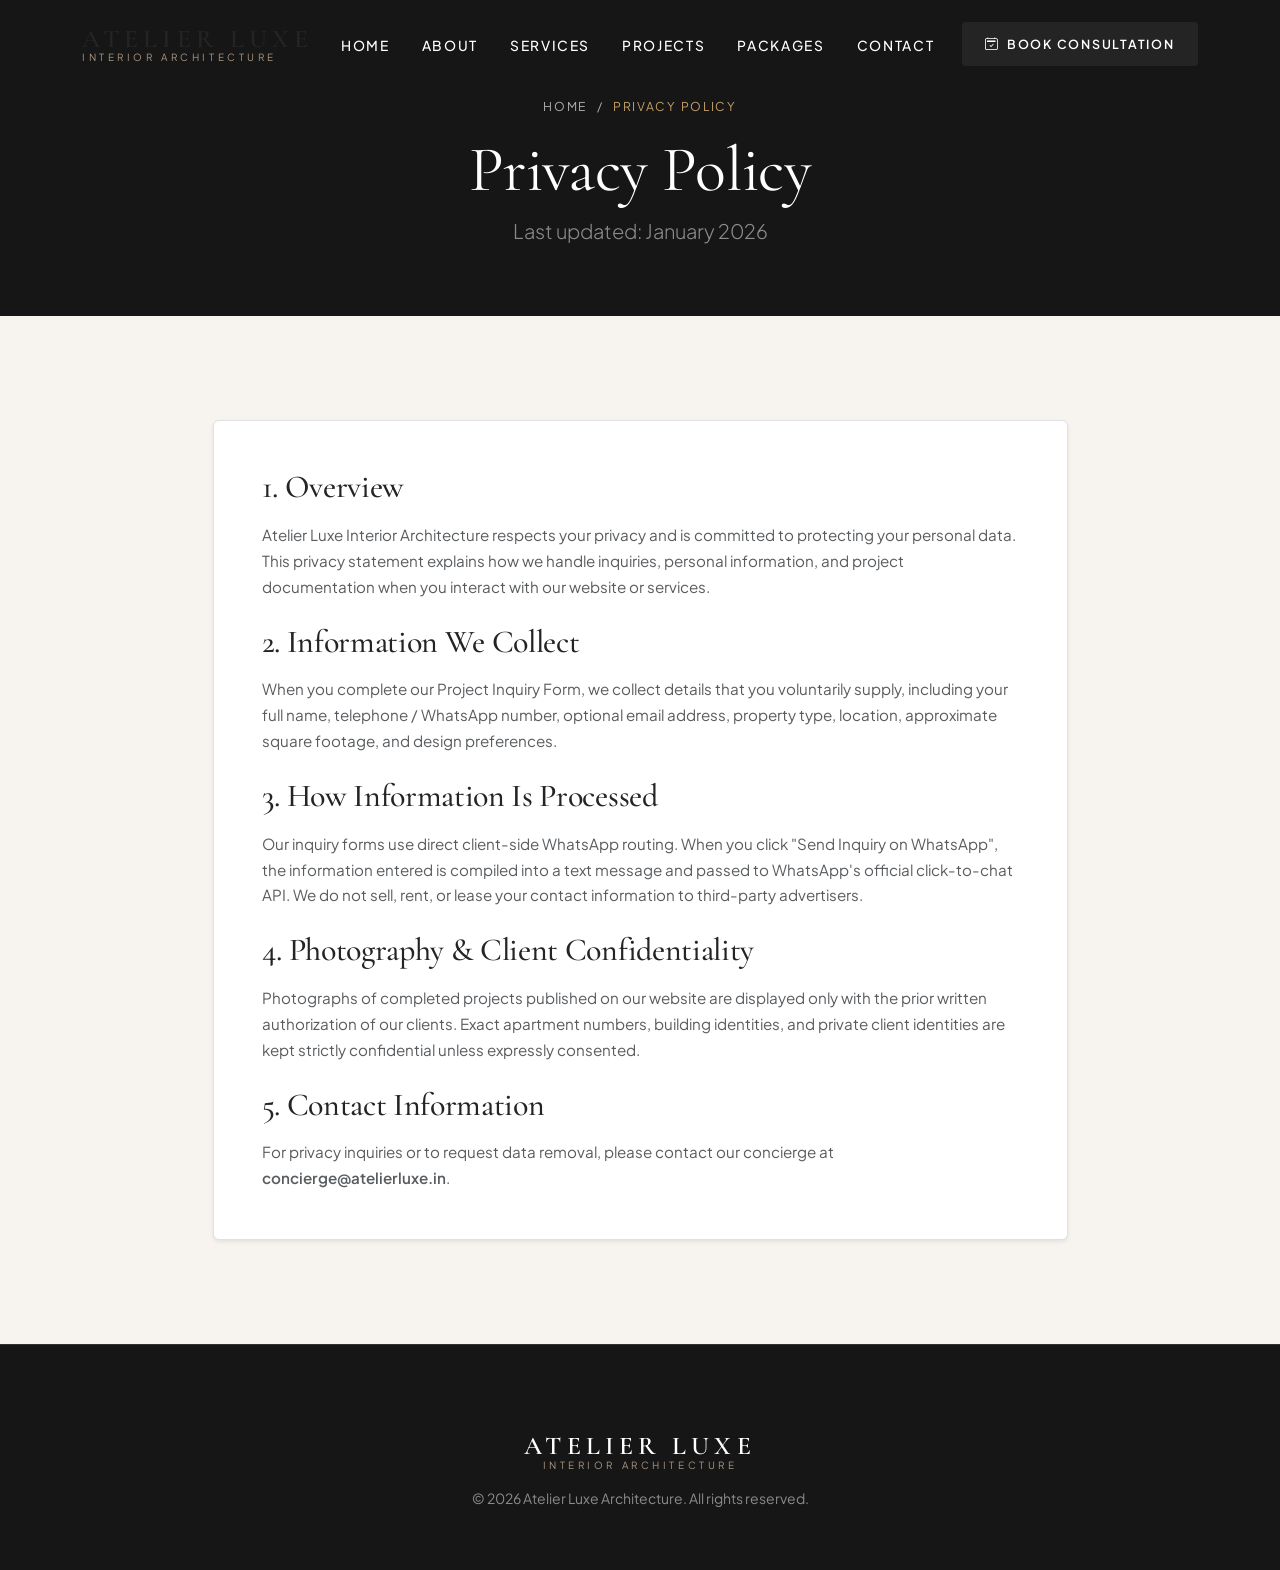
<file: privacy-policy.html>
<!DOCTYPE html>
<html lang="en">
<head>
  <meta charset="UTF-8">
  <meta name="viewport" content="width=device-width, initial-scale=1.0">
  <title>Privacy Policy | ATELIER LUXE Interior Architecture</title>
  <meta name="description" content="Privacy Policy for Atelier Luxe Interior Architecture. How we collect, handle, and protect client consultation information.">
  <link rel="canonical" href="https://www.atelierluxe.in/privacy-policy.html">

  <link rel="preconnect" href="https://fonts.googleapis.com">
  <link rel="preconnect" href="https://fonts.gstatic.com" crossorigin>
  <link href="https://fonts.googleapis.com/css2?family=Cormorant+Garamond:ital,wght@0,300;0,400;0,500;0,600;1,400&family=Playfair+Display:ital,wght@0,400;0,500;0,600;1,400&family=Plus+Jakarta+Sans:wght@300;400;500;600;700&display=swap" rel="stylesheet">

  <link href="https://cdn.jsdelivr.net/npm/bootstrap@5.3.3/dist/css/bootstrap.min.css" rel="stylesheet">
  <link rel="stylesheet" href="https://cdn.jsdelivr.net/npm/bootstrap-icons@1.11.3/font/bootstrap-icons.min.css">

  <link rel="stylesheet" href="css/style.css">
  <link rel="stylesheet" href="css/animations.css">
  <link rel="stylesheet" href="css/responsive.css">
</head>
<body>

  <!-- Site Header -->
  <header class="site-header header-scrolled">
    <div class="container d-flex align-items-center justify-content-between">
      <a href="index.html" class="brand-logo text-decoration-none">
        <span class="brand-main">ATELIER LUXE</span>
        <span class="brand-sub">INTERIOR ARCHITECTURE</span>
      </a>

      <nav aria-label="Main Navigation">
        <ul class="nav-menu">
          <li><a href="index.html" class="nav-link-custom">Home</a></li>
          <li><a href="about.html" class="nav-link-custom">About</a></li>
          <li><a href="services.html" class="nav-link-custom">Services</a></li>
          <li><a href="portfolio.html" class="nav-link-custom">Projects</a></li>
          <li><a href="packages.html" class="nav-link-custom">Packages</a></li>
          <li><a href="contact.html" class="nav-link-custom">Contact</a></li>
        </ul>
      </nav>

      <div class="header-actions">
        <a href="contact.html#inquiry-section" class="btn-header-cta">
          <i class="bi bi-calendar2-check"></i> Book Consultation
        </a>
      </div>
    </div>
  </header>

  <!-- Page Banner -->
  <section class="page-banner py-5">
    <div class="container text-center pt-5">
      <div class="breadcrumb-custom justify-content-center">
        <a href="index.html">Home</a>
        <span>/</span>
        <span class="active">Privacy Policy</span>
      </div>
      <h1 class="h1 font-serif text-white mb-2">Privacy Policy</h1>
      <p class="lead text-white-50">Last updated: January 2026</p>
    </div>
  </section>

  <!-- Legal Body -->
  <section class="section-padding bg-warm-ivory">
    <div class="container">
      <div class="row justify-content-center">
        <div class="col-lg-9 bg-white p-5 border rounded shadow-sm">
          <h3 class="font-serif mb-3">1. Overview</h3>
          <p class="text-muted">
            Atelier Luxe Interior Architecture respects your privacy and is committed to protecting your personal data. This privacy statement explains how we handle inquiries, personal information, and project documentation when you interact with our website or services.
          </p>

          <h3 class="font-serif mb-3 mt-4">2. Information We Collect</h3>
          <p class="text-muted">
            When you complete our Project Inquiry Form, we collect details that you voluntarily supply, including your full name, telephone / WhatsApp number, optional email address, property type, location, approximate square footage, and design preferences.
          </p>

          <h3 class="font-serif mb-3 mt-4">3. How Information Is Processed</h3>
          <p class="text-muted">
            Our inquiry forms use direct client-side WhatsApp routing. When you click "Send Inquiry on WhatsApp", the information entered is compiled into a text message and passed to WhatsApp's official click-to-chat API. We do not sell, rent, or lease your contact information to third-party advertisers.
          </p>

          <h3 class="font-serif mb-3 mt-4">4. Photography & Client Confidentiality</h3>
          <p class="text-muted">
            Photographs of completed projects published on our website are displayed only with the prior written authorization of our clients. Exact apartment numbers, building identities, and private client identities are kept strictly confidential unless expressly consented.
          </p>

          <h3 class="font-serif mb-3 mt-4">5. Contact Information</h3>
          <p class="text-muted mb-0">
            For privacy inquiries or to request data removal, please contact our concierge at <a href="mailto:concierge@atelierluxe.in" class="business-email-link fw-semibold">concierge@atelierluxe.in</a>.
          </p>
        </div>
      </div>
    </div>
  </section>

  <!-- Footer -->
  <footer class="site-footer">
    <div class="container text-center">
      <div class="brand-logo mb-3 justify-content-center">
        <span class="brand-main text-white">ATELIER LUXE</span>
        <span class="brand-sub text-gold">INTERIOR ARCHITECTURE</span>
      </div>
      <p class="small text-white-50">
        © <span class="current-year">2026</span> Atelier Luxe Architecture. All rights reserved.
      </p>
    </div>
  </footer>

  <script src="https://cdn.jsdelivr.net/npm/bootstrap@5.3.3/dist/js/bootstrap.bundle.min.js"></script>
  <script src="js/config.js"></script>
  <script src="js/main.js"></script>
</body>
</html>
</file>
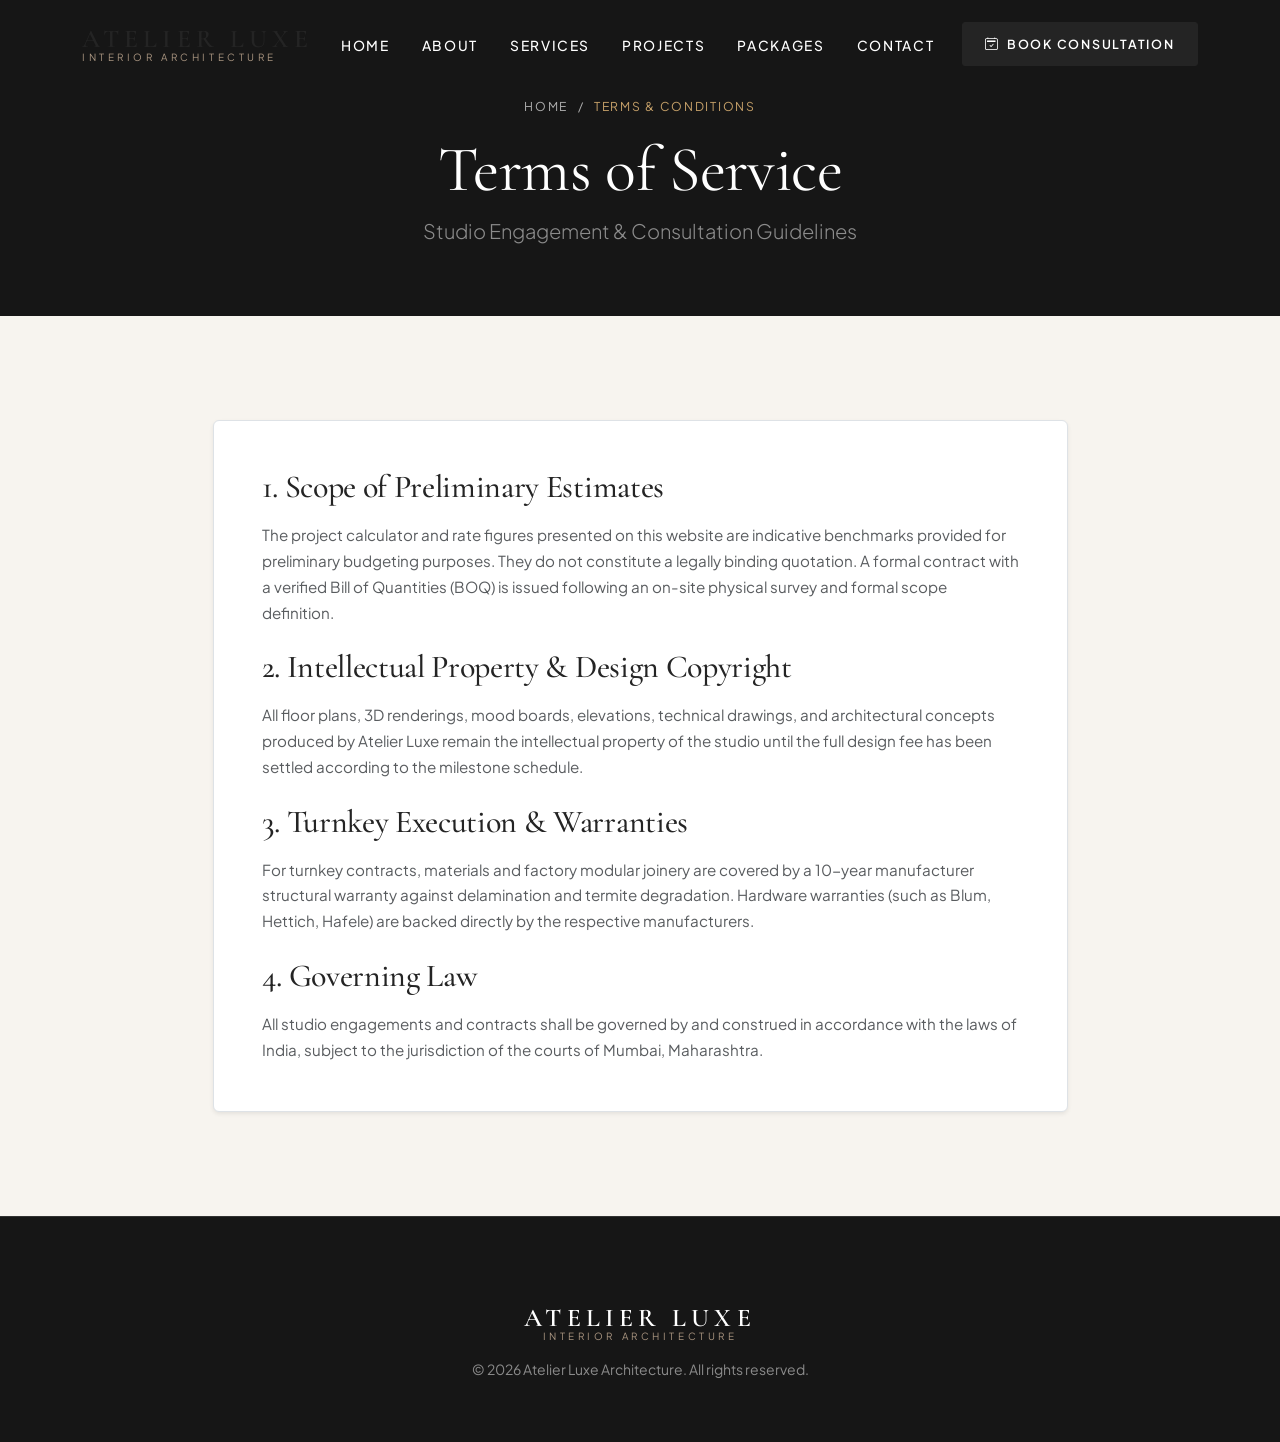
<file: terms.html>
<!DOCTYPE html>
<html lang="en">
<head>
  <meta charset="UTF-8">
  <meta name="viewport" content="width=device-width, initial-scale=1.0">
  <title>Terms & Conditions | ATELIER LUXE Interior Architecture</title>
  <meta name="description" content="Terms of service and engagement conditions for Atelier Luxe interior architecture and consulting.">
  <link rel="canonical" href="https://www.atelierluxe.in/terms.html">

  <link rel="preconnect" href="https://fonts.googleapis.com">
  <link rel="preconnect" href="https://fonts.gstatic.com" crossorigin>
  <link href="https://fonts.googleapis.com/css2?family=Cormorant+Garamond:ital,wght@0,300;0,400;0,500;0,600;1,400&family=Playfair+Display:ital,wght@0,400;0,500;0,600;1,400&family=Plus+Jakarta+Sans:wght@300;400;500;600;700&display=swap" rel="stylesheet">

  <link href="https://cdn.jsdelivr.net/npm/bootstrap@5.3.3/dist/css/bootstrap.min.css" rel="stylesheet">
  <link rel="stylesheet" href="https://cdn.jsdelivr.net/npm/bootstrap-icons@1.11.3/font/bootstrap-icons.min.css">

  <link rel="stylesheet" href="css/style.css">
  <link rel="stylesheet" href="css/animations.css">
  <link rel="stylesheet" href="css/responsive.css">
</head>
<body>

  <!-- Site Header -->
  <header class="site-header header-scrolled">
    <div class="container d-flex align-items-center justify-content-between">
      <a href="index.html" class="brand-logo text-decoration-none">
        <span class="brand-main">ATELIER LUXE</span>
        <span class="brand-sub">INTERIOR ARCHITECTURE</span>
      </a>

      <nav aria-label="Main Navigation">
        <ul class="nav-menu">
          <li><a href="index.html" class="nav-link-custom">Home</a></li>
          <li><a href="about.html" class="nav-link-custom">About</a></li>
          <li><a href="services.html" class="nav-link-custom">Services</a></li>
          <li><a href="portfolio.html" class="nav-link-custom">Projects</a></li>
          <li><a href="packages.html" class="nav-link-custom">Packages</a></li>
          <li><a href="contact.html" class="nav-link-custom">Contact</a></li>
        </ul>
      </nav>

      <div class="header-actions">
        <a href="contact.html#inquiry-section" class="btn-header-cta">
          <i class="bi bi-calendar2-check"></i> Book Consultation
        </a>
      </div>
    </div>
  </header>

  <!-- Page Banner -->
  <section class="page-banner py-5">
    <div class="container text-center pt-5">
      <div class="breadcrumb-custom justify-content-center">
        <a href="index.html">Home</a>
        <span>/</span>
        <span class="active">Terms & Conditions</span>
      </div>
      <h1 class="h1 font-serif text-white mb-2">Terms of Service</h1>
      <p class="lead text-white-50">Studio Engagement & Consultation Guidelines</p>
    </div>
  </section>

  <!-- Terms Body -->
  <section class="section-padding bg-warm-ivory">
    <div class="container">
      <div class="row justify-content-center">
        <div class="col-lg-9 bg-white p-5 border rounded shadow-sm">
          <h3 class="font-serif mb-3">1. Scope of Preliminary Estimates</h3>
          <p class="text-muted">
            The project calculator and rate figures presented on this website are indicative benchmarks provided for preliminary budgeting purposes. They do not constitute a legally binding quotation. A formal contract with a verified Bill of Quantities (BOQ) is issued following an on-site physical survey and formal scope definition.
          </p>

          <h3 class="font-serif mb-3 mt-4">2. Intellectual Property & Design Copyright</h3>
          <p class="text-muted">
            All floor plans, 3D renderings, mood boards, elevations, technical drawings, and architectural concepts produced by Atelier Luxe remain the intellectual property of the studio until the full design fee has been settled according to the milestone schedule.
          </p>

          <h3 class="font-serif mb-3 mt-4">3. Turnkey Execution & Warranties</h3>
          <p class="text-muted">
            For turnkey contracts, materials and factory modular joinery are covered by a 10-year manufacturer structural warranty against delamination and termite degradation. Hardware warranties (such as Blum, Hettich, Hafele) are backed directly by the respective manufacturers.
          </p>

          <h3 class="font-serif mb-3 mt-4">4. Governing Law</h3>
          <p class="text-muted mb-0">
            All studio engagements and contracts shall be governed by and construed in accordance with the laws of India, subject to the jurisdiction of the courts of Mumbai, Maharashtra.
          </p>
        </div>
      </div>
    </div>
  </section>

  <!-- Footer -->
  <footer class="site-footer">
    <div class="container text-center">
      <div class="brand-logo mb-3 justify-content-center">
        <span class="brand-main text-white">ATELIER LUXE</span>
        <span class="brand-sub text-gold">INTERIOR ARCHITECTURE</span>
      </div>
      <p class="small text-white-50">
        © <span class="current-year">2026</span> Atelier Luxe Architecture. All rights reserved.
      </p>
    </div>
  </footer>

  <script src="https://cdn.jsdelivr.net/npm/bootstrap@5.3.3/dist/js/bootstrap.bundle.min.js"></script>
  <script src="js/config.js"></script>
  <script src="js/main.js"></script>
</body>
</html>
</file>
<file: css/style.css>
/* =====================================================================
   ATELIER LUXE INTERIORS - CORE DESIGN SYSTEM & STYLES (style.css)
   Aesthetic: Contemporary Warm Editorial Architecture & Quiet Luxury
   ===================================================================== */

:root {
  /* Color Palette */
  --color-warm-ivory: #F7F4EF;
  --color-pure-white: #FFFFFF;
  --color-soft-beige: #E8DFD3;
  --color-charcoal: #242424;
  --color-charcoal-deep: #161616;
  --color-charcoal-light: #333333;
  --color-warm-taupe: #A99580;
  --color-taupe-light: #D9CEBF;
  --color-muted-olive: #777968;
  --color-light-grey: #EAE7E2;
  --color-border-subtle: rgba(36, 36, 36, 0.08);
  --color-border-dark: rgba(255, 255, 255, 0.12);
  --color-gold-accent: #C49F68;
  --color-gold-light: #E0C7A6;

  /* Typography */
  --font-serif: 'Cormorant Garamond', Georgia, serif;
  --font-display: 'Playfair Display', Georgia, serif;
  --font-sans: 'Plus Jakarta Sans', 'Inter', -apple-system, BlinkMacSystemFont, "Segoe UI", Roboto, sans-serif;

  /* Spacing Scale */
  --space-xs: 0.5rem;
  --space-sm: 1rem;
  --space-md: 1.75rem;
  --space-lg: 3rem;
  --space-xl: 5rem;
  --space-2xl: 8rem;

  /* Transitions */
  --transition-fast: 0.25s cubic-bezier(0.16, 1, 0.3, 1);
  --transition-smooth: 0.45s cubic-bezier(0.16, 1, 0.3, 1);
  --transition-slow: 0.8s cubic-bezier(0.16, 1, 0.3, 1);

  /* Shadows */
  --shadow-subtle: 0 4px 20px rgba(0, 0, 0, 0.04);
  --shadow-card: 0 12px 36px rgba(0, 0, 0, 0.06);
  --shadow-elevated: 0 24px 60px rgba(0, 0, 0, 0.12);
  --shadow-dark: 0 20px 50px rgba(0, 0, 0, 0.4);

  /* Radius */
  --radius-sm: 3px;
  --radius-md: 6px;
  --radius-lg: 12px;
  --radius-pill: 999px;
}

/* Base Resets */
*, *::before, *::after {
  box-sizing: border-box;
  margin: 0;
  padding: 0;
}

html {
  font-size: 16px;
  scroll-behavior: smooth;
  -webkit-font-smoothing: antialiased;
  -moz-osx-font-smoothing: grayscale;
}

body {
  font-family: var(--font-sans);
  background-color: var(--color-warm-ivory);
  color: var(--color-charcoal);
  line-height: 1.7;
  overflow-x: hidden;
  font-weight: 400;
}

/* Typography Presets with clamp() */
h1, .h1, h2, .h2, h3, .h3, h4, .h4, h5, .h5 {
  font-family: var(--font-serif);
  font-weight: 500;
  line-height: 1.15;
  color: var(--color-charcoal);
  letter-spacing: -0.01em;
}

h1, .h1 {
  font-size: clamp(2.4rem, 5vw, 4.4rem);
  font-weight: 400;
}

h2, .h2 {
  font-size: clamp(1.9rem, 3.8vw, 3.2rem);
  font-weight: 400;
}

h3, .h3 {
  font-size: clamp(1.4rem, 2.5vw, 2.1rem);
  font-weight: 500;
}

h4, .h4 {
  font-size: clamp(1.15rem, 1.8vw, 1.5rem);
}

h5, .h5 {
  font-size: 1.1rem;
  letter-spacing: 0.02em;
}

p {
  margin-bottom: 1.25rem;
  color: rgba(36, 36, 36, 0.82);
  font-size: clamp(0.95rem, 1.1vw, 1.05rem);
}

.lead-editorial {
  font-family: var(--font-serif);
  font-size: clamp(1.2rem, 1.8vw, 1.55rem);
  line-height: 1.5;
  color: var(--color-charcoal);
  font-style: italic;
}

.eyebrow {
  display: inline-block;
  font-family: var(--font-sans);
  font-size: 0.76rem;
  text-transform: uppercase;
  letter-spacing: 0.22em;
  font-weight: 600;
  color: var(--color-warm-taupe);
  margin-bottom: 0.9rem;
}

.eyebrow-dark {
  color: var(--color-gold-light);
}

a {
  color: inherit;
  text-decoration: none;
  transition: color var(--transition-fast);
}

img {
  max-width: 100%;
  height: auto;
  display: block;
}

/* =====================================================================
   HEADER & NAVIGATION
   ===================================================================== */
.site-header {
  position: fixed;
  top: 0;
  left: 0;
  width: 100%;
  z-index: 1000;
  padding: 1.4rem 0;
  transition: background-color var(--transition-smooth), padding var(--transition-smooth), box-shadow var(--transition-smooth);
}

.site-header.header-scrolled {
  background-color: rgba(247, 244, 239, 0.96);
  backdrop-filter: blur(12px);
  -webkit-backdrop-filter: blur(12px);
  padding: 0.85rem 0;
  box-shadow: 0 4px 24px rgba(0, 0, 0, 0.05);
  border-bottom: 1px solid var(--color-border-subtle);
}

.site-header.header-dark {
  background-color: rgba(22, 22, 22, 0.96);
  border-bottom: 1px solid var(--color-border-dark);
}

.brand-logo {
  display: flex;
  flex-direction: column;
  line-height: 1;
}

.brand-logo .brand-main {
  font-family: var(--font-serif);
  font-size: 1.6rem;
  letter-spacing: 0.2em;
  font-weight: 600;
  color: var(--color-charcoal);
}

.brand-logo .brand-sub {
  font-family: var(--font-sans);
  font-size: 0.62rem;
  letter-spacing: 0.36em;
  text-transform: uppercase;
  color: var(--color-warm-taupe);
  margin-top: 2px;
}

.header-transparent .brand-main {
  color: var(--color-pure-white);
  text-shadow: 0 1px 4px rgba(0, 0, 0, 0.4);
}

.header-scrolled .brand-main {
  color: var(--color-charcoal);
  text-shadow: none;
}

/* Navigation Links */
.nav-menu {
  display: flex;
  align-items: center;
  gap: 2rem;
  list-style: none;
  margin: 0;
  padding: 0;
}

.nav-link-custom {
  font-size: 0.86rem;
  text-transform: uppercase;
  letter-spacing: 0.12em;
  font-weight: 500;
  position: relative;
  padding: 0.35rem 0;
  color: var(--color-pure-white);
  transition: color var(--transition-fast);
}

.header-transparent .nav-link-custom {
  color: rgba(255, 255, 255, 0.9);
}

.header-scrolled .nav-link-custom {
  color: var(--color-charcoal);
}

.nav-link-custom::after {
  content: '';
  position: absolute;
  bottom: 0;
  left: 0;
  width: 0;
  height: 1.5px;
  background-color: var(--color-warm-taupe);
  transition: width var(--transition-fast);
}

.nav-link-custom:hover::after,
.nav-link-custom.active::after {
  width: 100%;
}

.nav-link-custom:hover,
.nav-link-custom.active {
  color: var(--color-gold-accent) !important;
}

/* Header CTAs */
.header-actions {
  display: flex;
  align-items: center;
  gap: 1.2rem;
}

.btn-header-cta {
  display: inline-flex;
  align-items: center;
  gap: 0.5rem;
  font-size: 0.78rem;
  text-transform: uppercase;
  letter-spacing: 0.14em;
  font-weight: 600;
  padding: 0.65rem 1.4rem;
  border-radius: var(--radius-sm);
  background-color: var(--color-charcoal);
  color: var(--color-pure-white) !important;
  border: 1px solid var(--color-charcoal);
  transition: all var(--transition-fast);
}

.header-transparent .btn-header-cta {
  background-color: rgba(255, 255, 255, 0.15);
  backdrop-filter: blur(8px);
  border-color: rgba(255, 255, 255, 0.35);
  color: var(--color-pure-white) !important;
}

.btn-header-cta:hover {
  background-color: var(--color-warm-taupe);
  border-color: var(--color-warm-taupe);
  color: var(--color-pure-white) !important;
  transform: translateY(-1px);
}

.header-scrolled .btn-header-cta {
  background-color: var(--color-charcoal);
  border-color: var(--color-charcoal);
  color: var(--color-pure-white) !important;
}

/* Mobile Hamburger */
.mobile-nav-toggle {
  display: none;
  background: transparent;
  border: none;
  cursor: pointer;
  padding: 0.5rem;
  color: var(--color-pure-white);
  font-size: 1.6rem;
}

.header-scrolled .mobile-nav-toggle {
  color: var(--color-charcoal);
}

/* Offcanvas Mobile Navigation */
.mobile-drawer {
  background-color: var(--color-charcoal-deep) !important;
  color: var(--color-pure-white) !important;
  width: 320px !important;
  padding: 2rem 1.5rem;
}

.mobile-drawer .btn-close {
  filter: invert(1);
}

.mobile-drawer-nav {
  list-style: none;
  padding: 0;
  margin-top: 2rem;
}

.mobile-drawer-nav li {
  margin-bottom: 1.25rem;
  border-bottom: 1px solid rgba(255, 255, 255, 0.08);
  padding-bottom: 0.75rem;
}

.mobile-drawer-nav a {
  font-family: var(--font-serif);
  font-size: 1.45rem;
  color: rgba(255, 255, 255, 0.9);
  display: block;
}

.mobile-drawer-nav a:hover,
.mobile-drawer-nav a.active {
  color: var(--color-gold-light);
}

/* =====================================================================
   BUTTONS & ACCENTS
   ===================================================================== */
.btn-luxury {
  display: inline-flex;
  align-items: center;
  justify-content: center;
  gap: 0.65rem;
  font-family: var(--font-sans);
  font-size: 0.82rem;
  text-transform: uppercase;
  letter-spacing: 0.16em;
  font-weight: 600;
  padding: 0.95rem 2.2rem;
  border-radius: var(--radius-sm);
  transition: all var(--transition-fast);
  cursor: pointer;
  position: relative;
  overflow: hidden;
  border: 1px solid transparent;
}

.btn-luxury-primary {
  background-color: var(--color-charcoal);
  color: var(--color-pure-white);
  border-color: var(--color-charcoal);
}

.btn-luxury-primary:hover {
  background-color: var(--color-warm-taupe);
  border-color: var(--color-warm-taupe);
  color: var(--color-pure-white);
  transform: translateY(-2px);
  box-shadow: 0 10px 24px rgba(0, 0, 0, 0.12);
}

.btn-luxury-outline {
  background-color: transparent;
  color: var(--color-charcoal);
  border-color: var(--color-charcoal);
}

.btn-luxury-outline:hover {
  background-color: var(--color-charcoal);
  color: var(--color-pure-white);
  transform: translateY(-2px);
}

.btn-luxury-white {
  background-color: var(--color-pure-white);
  color: var(--color-charcoal);
  border-color: var(--color-pure-white);
}

.btn-luxury-white:hover {
  background-color: var(--color-warm-taupe);
  border-color: var(--color-warm-taupe);
  color: var(--color-pure-white);
  transform: translateY(-2px);
}

.btn-luxury-outline-white {
  background-color: transparent;
  color: var(--color-pure-white);
  border-color: rgba(255, 255, 255, 0.45);
}

.btn-luxury-outline-white:hover {
  background-color: var(--color-pure-white);
  color: var(--color-charcoal);
  border-color: var(--color-pure-white);
  transform: translateY(-2px);
}

.btn-whatsapp-action {
  background-color: #25D366;
  color: #FFFFFF !important;
  border-color: #25D366;
  font-weight: 600;
}

.btn-whatsapp-action:hover {
  background-color: #1EBE5D;
  border-color: #1EBE5D;
  box-shadow: 0 10px 24px rgba(37, 211, 102, 0.3);
  transform: translateY(-2px);
}

.btn-luxury-sm {
  padding: 0.6rem 1.3rem;
  font-size: 0.74rem;
}

/* =====================================================================
   HERO SECTIONS
   ===================================================================== */
.hero-editorial {
  position: relative;
  min-height: 100vh;
  display: flex;
  align-items: center;
  background-color: var(--color-charcoal-deep);
  color: var(--color-pure-white);
  overflow: hidden;
  padding: 8rem 0 4rem;
}

.hero-background-media {
  position: absolute;
  top: 0;
  left: 0;
  width: 100%;
  height: 100%;
  z-index: 1;
}

.hero-background-media img {
  width: 100%;
  height: 100%;
  object-fit: cover;
  object-position: center 35%;
  filter: brightness(0.65) contrast(1.05);
  transform: scale(1.03);
  transition: transform 6s ease-out;
}

.hero-overlay {
  position: absolute;
  inset: 0;
  background: linear-gradient(
    180deg,
    rgba(22, 22, 22, 0.5) 0%,
    rgba(22, 22, 22, 0.3) 40%,
    rgba(22, 22, 22, 0.75) 100%
  );
  z-index: 2;
}

.hero-content {
  position: relative;
  z-index: 3;
}

.hero-headline {
  font-size: clamp(2.8rem, 5.8vw, 5.4rem);
  font-weight: 400;
  line-height: 1.08;
  color: var(--color-pure-white);
  margin-bottom: 1.4rem;
  max-width: 900px;
}

.hero-description {
  font-size: clamp(1.05rem, 1.4vw, 1.3rem);
  color: rgba(255, 255, 255, 0.88);
  font-weight: 300;
  line-height: 1.6;
  max-width: 620px;
  margin-bottom: 2.2rem;
}

.hero-badge-location {
  display: inline-flex;
  align-items: center;
  gap: 0.5rem;
  padding: 0.35rem 0.9rem;
  background-color: rgba(255, 255, 255, 0.12);
  backdrop-filter: blur(8px);
  border: 1px solid rgba(255, 255, 255, 0.2);
  border-radius: var(--radius-pill);
  font-size: 0.75rem;
  letter-spacing: 0.1em;
  text-transform: uppercase;
  margin-bottom: 1.5rem;
  color: var(--color-pure-white);
}

.hero-scroll-indicator {
  position: absolute;
  bottom: 2.5rem;
  left: 50%;
  transform: translateX(-50%);
  z-index: 3;
  display: flex;
  flex-direction: column;
  align-items: center;
  gap: 0.5rem;
  color: rgba(255, 255, 255, 0.75);
  font-size: 0.72rem;
  letter-spacing: 0.2em;
  text-transform: uppercase;
  transition: opacity var(--transition-fast);
}

.hero-scroll-indicator:hover {
  color: var(--color-pure-white);
}

.scroll-line {
  width: 1px;
  height: 38px;
  background-color: rgba(255, 255, 255, 0.35);
  position: relative;
  overflow: hidden;
}

.scroll-line::after {
  content: '';
  position: absolute;
  top: 0;
  left: 0;
  width: 100%;
  height: 100%;
  background-color: var(--color-gold-accent);
  animation: scrollDownAnim 2s infinite ease-in-out;
}

@keyframes scrollDownAnim {
  0% { transform: translateY(-100%); }
  50% { transform: translateY(0%); }
  100% { transform: translateY(100%); }
}

/* Page Banner / Inner Hero */
.page-banner {
  position: relative;
  background-color: var(--color-charcoal-deep);
  color: var(--color-pure-white);
  padding: 10rem 0 5rem;
  overflow: hidden;
}

.page-banner-bg {
  position: absolute;
  inset: 0;
  z-index: 1;
  opacity: 0.32;
}

.page-banner-bg img {
  width: 100%;
  height: 100%;
  object-fit: cover;
}

.page-banner-content {
  position: relative;
  z-index: 2;
}

.breadcrumb-custom {
  display: flex;
  align-items: center;
  gap: 0.6rem;
  font-size: 0.76rem;
  text-transform: uppercase;
  letter-spacing: 0.14em;
  color: rgba(255, 255, 255, 0.65);
  margin-bottom: 1rem;
}

.breadcrumb-custom a:hover {
  color: var(--color-gold-light);
}

.breadcrumb-custom .active {
  color: var(--color-gold-accent);
}

/* =====================================================================
   SECTIONS & LAYOUTS
   ===================================================================== */
.section-padding {
  padding: 6.5rem 0;
}

.section-padding-sm {
  padding: 4.5rem 0;
}

.bg-warm-ivory {
  background-color: var(--color-warm-ivory);
}

.bg-soft-beige {
  background-color: var(--color-soft-beige);
}

.bg-charcoal {
  background-color: var(--color-charcoal-deep);
  color: var(--color-pure-white);
}

.bg-charcoal h1, .bg-charcoal h2, .bg-charcoal h3, .bg-charcoal h4 {
  color: var(--color-pure-white);
}

.bg-charcoal p {
  color: rgba(255, 255, 255, 0.78);
}

.section-header {
  margin-bottom: 3.5rem;
}

.section-header.text-center {
  max-width: 720px;
  margin-left: auto;
  margin-right: auto;
}

.refined-divider {
  width: 50px;
  height: 1.5px;
  background-color: var(--color-warm-taupe);
  margin: 1.25rem 0;
}

.refined-divider.mx-auto {
  margin-left: auto;
  margin-right: auto;
}

/* =====================================================================
   ABOUT STUDIO EDITORIAL
   ===================================================================== */
.editorial-image-frame {
  position: relative;
  overflow: hidden;
  border-radius: var(--radius-sm);
  box-shadow: var(--shadow-card);
}

.editorial-image-frame img {
  width: 100%;
  height: 100%;
  object-fit: cover;
  transition: transform var(--transition-slow);
}

.editorial-image-frame:hover img {
  transform: scale(1.03);
}

.editorial-quote-badge {
  position: absolute;
  bottom: 2rem;
  right: -1.5rem;
  background-color: var(--color-warm-ivory);
  padding: 1.75rem;
  max-width: 280px;
  border-radius: var(--radius-sm);
  box-shadow: var(--shadow-elevated);
  border-left: 3px solid var(--color-warm-taupe);
  z-index: 2;
}

.editorial-quote-badge p {
  font-family: var(--font-serif);
  font-style: italic;
  font-size: 1.1rem;
  margin-bottom: 0.5rem;
  line-height: 1.35;
}

.stat-metric-card {
  border-left: 2px solid var(--color-warm-taupe);
  padding-left: 1.25rem;
  margin-bottom: 1.5rem;
}

.stat-number {
  font-family: var(--font-serif);
  font-size: 2.8rem;
  font-weight: 500;
  line-height: 1;
  color: var(--color-charcoal);
}

.stat-label {
  font-size: 0.8rem;
  text-transform: uppercase;
  letter-spacing: 0.1em;
  color: var(--color-warm-taupe);
  font-weight: 600;
}

/* =====================================================================
   SERVICES SECTION & CARDS
   ===================================================================== */
.service-card-editorial {
  background-color: var(--color-pure-white);
  border: 1px solid var(--color-border-subtle);
  border-radius: var(--radius-sm);
  overflow: hidden;
  transition: all var(--transition-smooth);
  height: 100%;
  display: flex;
  flex-direction: column;
}

.service-card-editorial:hover {
  transform: translateY(-6px);
  box-shadow: var(--shadow-card);
  border-color: var(--color-taupe-light);
}

.service-card-media {
  position: relative;
  height: 240px;
  overflow: hidden;
}

.service-card-media img {
  width: 100%;
  height: 100%;
  object-fit: cover;
  transition: transform var(--transition-slow);
}

.service-card-editorial:hover .service-card-media img {
  transform: scale(1.06);
}

.service-card-body {
  padding: 1.8rem;
  display: flex;
  flex-direction: column;
  flex-grow: 1;
}

.service-deliverables-list {
  list-style: none;
  padding: 0;
  margin: 1.25rem 0 1.5rem;
  font-size: 0.84rem;
}

.service-deliverables-list li {
  display: flex;
  align-items: center;
  gap: 0.5rem;
  margin-bottom: 0.45rem;
  color: rgba(36, 36, 36, 0.75);
}

.service-deliverables-list i {
  color: var(--color-warm-taupe);
  font-size: 0.95rem;
}

.service-card-footer {
  margin-top: auto;
  padding-top: 1.2rem;
  border-top: 1px solid var(--color-border-subtle);
  display: flex;
  align-items: center;
  justify-content: space-between;
}

/* =====================================================================
   EXPERTISE CATALOG & SLIDER (UNIQUE ARCHITECTURAL CARD SHAPES)
   ===================================================================== */
.expertise-catalog-section {
  position: relative;
  overflow: hidden;
  background: linear-gradient(180deg, #F9F6F0 0%, #EDE4D8 45%, #F9F6F0 100%);
  padding: 6rem 0 6.5rem;
}

.expertise-catalog-section::before {
  content: '';
  position: absolute;
  top: -100px;
  right: -50px;
  width: 550px;
  height: 550px;
  border-radius: 50%;
  background: radial-gradient(circle, rgba(196, 159, 104, 0.09) 0%, transparent 70%);
  pointer-events: none;
  z-index: 0;
}

.expertise-catalog-section::after {
  content: '';
  position: absolute;
  bottom: -80px;
  left: -60px;
  width: 480px;
  height: 480px;
  border-radius: 50%;
  background: radial-gradient(circle, rgba(169, 149, 128, 0.08) 0%, transparent 70%);
  pointer-events: none;
  z-index: 0;
}

/* Header & Controls Bar */
.expertise-header-row {
  display: flex;
  flex-wrap: wrap;
  align-items: flex-end;
  justify-content: space-between;
  gap: 1.75rem;
  margin-bottom: 2.2rem;
  position: relative;
  z-index: 2;
}

.expertise-header-content {
  max-width: 680px;
}

.expertise-header-controls {
  display: flex;
  align-items: center;
  gap: 1rem;
}

.expertise-counter-pill {
  display: inline-flex;
  align-items: center;
  gap: 0.35rem;
  padding: 0.55rem 1.15rem;
  background: var(--color-pure-white);
  border: 1px solid rgba(169, 149, 128, 0.3);
  border-radius: var(--radius-pill);
  font-family: var(--font-serif);
  font-size: 1.05rem;
  color: var(--color-charcoal);
  box-shadow: 0 4px 16px rgba(0, 0, 0, 0.04);
}

.expertise-counter-current {
  font-weight: 600;
  color: var(--color-gold-accent);
}

.expertise-counter-sep {
  opacity: 0.35;
  font-size: 0.85rem;
}

.expertise-counter-total {
  opacity: 0.65;
}

.expertise-nav-group {
  display: flex;
  align-items: center;
  gap: 0.65rem;
}

.expertise-nav-btn {
  height: 46px;
  border-radius: var(--radius-pill);
  border: 1.5px solid var(--color-charcoal);
  background: var(--color-pure-white);
  color: var(--color-charcoal);
  display: inline-flex;
  align-items: center;
  justify-content: center;
  padding: 0 1.1rem;
  font-family: var(--font-sans);
  font-size: 0.8rem;
  font-weight: 600;
  letter-spacing: 0.1em;
  text-transform: uppercase;
  transition: all var(--transition-fast);
  cursor: pointer;
  user-select: none;
}

.expertise-nav-btn.btn-icon-only {
  width: 46px;
  padding: 0;
  font-size: 1.1rem;
}

.expertise-nav-btn:hover:not(.swiper-button-disabled) {
  background: var(--color-charcoal);
  color: var(--color-pure-white);
  transform: translateY(-2px);
  box-shadow: 0 8px 20px rgba(36, 36, 36, 0.16);
}

.expertise-nav-btn.swiper-button-disabled {
  opacity: 0.35;
  cursor: not-allowed;
  pointer-events: none;
}

/* Explicit, eye-catching "Slide Next" Button */
.expertise-nav-btn.expertise-btn-next-highlight {
  background: var(--color-charcoal);
  color: var(--color-pure-white);
  padding: 0 1.45rem;
  gap: 0.6rem;
  border-color: var(--color-charcoal);
  box-shadow: 0 4px 18px rgba(36, 36, 36, 0.18);
  position: relative;
  overflow: hidden;
}

.expertise-nav-btn.expertise-btn-next-highlight::before {
  content: '';
  position: absolute;
  top: 0;
  left: -100%;
  width: 100%;
  height: 100%;
  background: linear-gradient(90deg, transparent, rgba(255, 255, 255, 0.2), transparent);
  transition: left 0.6s ease;
}

.expertise-nav-btn.expertise-btn-next-highlight:hover::before {
  left: 100%;
}

.expertise-nav-btn.expertise-btn-next-highlight:hover {
  background: var(--color-warm-taupe);
  border-color: var(--color-warm-taupe);
  color: var(--color-pure-white);
  box-shadow: 0 8px 24px rgba(169, 149, 128, 0.4);
  transform: translateY(-2px);
}

.expertise-nav-btn.expertise-btn-next-highlight i {
  transition: transform var(--transition-fast);
}

.expertise-nav-btn.expertise-btn-next-highlight:hover i {
  transform: translateX(4px);
}

/* Filter Bar for Catalog Categories (No horizontal overflow, clean wrapping) */
.expertise-filter-bar {
  display: flex;
  flex-wrap: wrap;
  align-items: center;
  gap: 0.5rem;
  margin-bottom: 2.2rem;
  position: relative;
  z-index: 2;
  width: 100%;
}

.expertise-filter-pill {
  white-space: nowrap;
  background: rgba(255, 255, 255, 0.92);
  backdrop-filter: blur(8px);
  -webkit-backdrop-filter: blur(8px);
  border: 1px solid rgba(169, 149, 128, 0.28);
  padding: 0.42rem 0.95rem;
  border-radius: var(--radius-pill);
  font-size: 0.73rem;
  letter-spacing: 0.07em;
  text-transform: uppercase;
  font-weight: 500;
  color: var(--color-charcoal);
  cursor: pointer;
  transition: all var(--transition-fast);
  box-shadow: 0 2px 8px rgba(0, 0, 0, 0.02);
}

.expertise-filter-pill:hover,
.expertise-filter-pill.active {
  background: var(--color-charcoal);
  color: var(--color-pure-white);
  border-color: var(--color-charcoal);
  transform: translateY(-1px);
  box-shadow: 0 4px 12px rgba(36, 36, 36, 0.14);
}

/* Swiper Outer Container (Generous clearance to eliminate button & shadow clipping) */
.expertise-swiper-wrapper-outer {
  position: relative;
  z-index: 1;
  width: 100%;
  overflow: hidden;
  padding: 10px 0 28px;
}

.expertise-swiper {
  position: relative;
  overflow: visible !important;
  width: 100%;
}

.expertise-swiper .swiper-slide {
  height: auto;
  display: flex;
  box-sizing: border-box;
  transition: opacity 0.35s ease, transform 0.35s ease;
}

/* =====================================================================
   ARCHITECTURAL SHAPE SEQUENCE (TRIPTYCH RHYTHM: LEFT -> CENTER -> RIGHT)
   ===================================================================== */
.expertise-card {
  position: relative;
  background: var(--color-pure-white);
  border: 1px solid rgba(169, 149, 128, 0.24);
  overflow: hidden;
  width: 100%;
  height: 100%;
  display: flex;
  flex-direction: column;
  box-shadow: 0 10px 32px rgba(36, 36, 36, 0.04);
  box-sizing: border-box;
  transition: transform 0.45s cubic-bezier(0.16, 1, 0.3, 1), 
              box-shadow 0.45s cubic-bezier(0.16, 1, 0.3, 1), 
              border-color 0.45s ease,
              border-radius 0.4s ease;
}

.expertise-card:hover {
  transform: translateY(-8px);
  box-shadow: 0 24px 50px rgba(36, 36, 36, 0.11);
  border-color: var(--color-gold-accent);
}

/* Seamless Edge-to-Edge Arched Portal Frame (Concentric curvature, zero awkward gaps) */
.expertise-media-frame {
  position: relative;
  height: 285px;
  margin: 0;
  width: 100%;
  overflow: hidden;
  background-color: var(--color-charcoal-deep);
  cursor: pointer;
  border-top-left-radius: inherit;
  border-top-right-radius: inherit;
  border-bottom: 1px solid rgba(169, 149, 128, 0.18);
  transition: all 0.4s ease;
  box-sizing: border-box;
}

/* --- Architectural Sequence Beat 1: Left Vault (High Left Parabolic Arch) --- */
.shape-seq-left.expertise-card,
.expertise-card.arcade-col-left {
  border-top-left-radius: 76px;
  border-top-right-radius: 20px;
  border-bottom-right-radius: 18px;
  border-bottom-left-radius: 18px;
}

/* --- Architectural Sequence Beat 2: Center Cathedral Dome (Symmetrical Dual Arch Apex) --- */
.shape-seq-center.expertise-card,
.expertise-card.arcade-col-center {
  border-top-left-radius: 56px;
  border-top-right-radius: 56px;
  border-bottom-right-radius: 18px;
  border-bottom-left-radius: 18px;
}

/* --- Architectural Sequence Beat 3: Right Vault (High Right Parabolic Arch) --- */
.shape-seq-right.expertise-card,
.expertise-card.arcade-col-right {
  border-top-left-radius: 20px;
  border-top-right-radius: 76px;
  border-bottom-right-radius: 18px;
  border-bottom-left-radius: 18px;
}

/* Backward compatibility aliases */
.shape-cathedral-arch.expertise-card { border-radius: 56px 56px 18px 18px; }
.shape-asymmetric-left.expertise-card { border-radius: 76px 20px 18px 18px; }
.shape-asymmetric-right.expertise-card { border-radius: 20px 76px 18px 18px; }
.shape-parabolic-arch.expertise-card { border-radius: 76px 20px 18px 18px; }

.expertise-media-frame img {
  width: 100%;
  height: 100%;
  object-fit: cover;
  transition: transform 0.9s cubic-bezier(0.16, 1, 0.3, 1), filter 0.5s ease;
}

.expertise-card:hover .expertise-media-frame img {
  transform: scale(1.08);
  filter: brightness(1.03);
}

/* Metallic Hairline Inner Contour */
.expertise-media-frame::after {
  content: '';
  position: absolute;
  inset: 0;
  border-radius: inherit;
  box-shadow: inset 0 0 0 1px rgba(255, 255, 255, 0.28), inset 0 0 0 2px rgba(196, 159, 104, 0.2);
  pointer-events: none;
  z-index: 2;
  transition: box-shadow 0.4s ease;
}

.expertise-card:hover .expertise-media-frame::after {
  box-shadow: inset 0 0 0 1px rgba(255, 255, 255, 0.45), inset 0 0 0 2px rgba(196, 159, 104, 0.7);
}

/* Floating Glass Badges on Image */
.expertise-badge-category {
  position: absolute;
  top: 14px;
  left: 14px;
  z-index: 3;
  padding: 0.34rem 0.85rem;
  background: rgba(22, 22, 22, 0.74);
  backdrop-filter: blur(10px);
  -webkit-backdrop-filter: blur(10px);
  border: 1px solid rgba(255, 255, 255, 0.2);
  border-radius: var(--radius-pill);
  font-family: var(--font-sans);
  font-size: 0.68rem;
  letter-spacing: 0.12em;
  text-transform: uppercase;
  font-weight: 600;
  color: var(--color-gold-light);
  display: inline-flex;
  align-items: center;
  gap: 0.4rem;
}

.expertise-badge-number {
  position: absolute;
  top: 14px;
  right: 14px;
  z-index: 3;
  width: 32px;
  height: 32px;
  border-radius: 50%;
  background: rgba(247, 244, 239, 0.94);
  backdrop-filter: blur(8px);
  -webkit-backdrop-filter: blur(8px);
  border: 1px solid rgba(169, 149, 128, 0.35);
  font-family: var(--font-serif);
  font-size: 0.85rem;
  font-weight: 600;
  color: var(--color-charcoal);
  display: flex;
  align-items: center;
  justify-content: center;
}

/* Scope & Turnaround Pill (Bottom of Image) */
.expertise-badge-scope {
  position: absolute;
  bottom: 12px;
  left: 12px;
  right: 12px;
  z-index: 3;
  padding: 0.38rem 0.75rem;
  background: rgba(22, 22, 22, 0.78);
  backdrop-filter: blur(10px);
  -webkit-backdrop-filter: blur(10px);
  border: 1px solid rgba(255, 255, 255, 0.16);
  border-radius: 8px;
  display: flex;
  align-items: center;
  justify-content: space-between;
  font-size: 0.7rem;
  color: rgba(255, 255, 255, 0.92);
}

.expertise-badge-scope span {
  display: inline-flex;
  align-items: center;
  gap: 0.35rem;
}

.expertise-badge-scope i {
  color: var(--color-gold-accent);
}

/* Card Body Content */
.expertise-body {
  padding: 1.25rem 1.15rem 1.25rem;
  display: flex;
  flex-direction: column;
  flex-grow: 1;
  justify-content: space-between;
  box-sizing: border-box;
}

.expertise-discipline-tag {
  font-size: 0.7rem;
  text-transform: uppercase;
  letter-spacing: 0.16em;
  font-weight: 600;
  color: var(--color-warm-taupe);
  margin-bottom: 0.35rem;
  display: block;
}

.expertise-title {
  font-family: var(--font-serif);
  font-size: 1.25rem;
  line-height: 1.25;
  margin-bottom: 0.5rem;
  color: var(--color-charcoal);
  font-weight: 500;
  display: -webkit-box;
  -webkit-line-clamp: 2;
  -webkit-box-orient: vertical;
  overflow: hidden;
  min-height: 3.1rem;
}

.expertise-desc {
  font-size: 0.84rem;
  color: rgba(36, 36, 36, 0.75);
  line-height: 1.5;
  margin-bottom: 0.9rem;
  display: -webkit-box;
  -webkit-line-clamp: 2;
  -webkit-box-orient: vertical;
  overflow: hidden;
  min-height: 2.5rem;
}

/* Deliverables Micro-Chips */
.expertise-chips-list {
  display: flex;
  flex-wrap: wrap;
  gap: 0.35rem;
  margin-bottom: 1rem;
  min-height: 1.85rem;
}

.expertise-chip {
  background: #F6F3EE;
  border: 1px solid rgba(169, 149, 128, 0.22);
  padding: 0.2rem 0.55rem;
  border-radius: var(--radius-pill);
  font-size: 0.68rem;
  color: rgba(36, 36, 36, 0.85);
  font-weight: 500;
  display: inline-flex;
  align-items: center;
  gap: 0.28rem;
}

.expertise-chip i {
  color: var(--color-gold-accent);
  font-size: 0.72rem;
}

/* Card Action Footer (Guaranteed No-Overflow 50/50 Grid Layout) */
.expertise-card-actions {
  margin-top: auto;
  padding-top: 0.85rem;
  border-top: 1px solid rgba(169, 149, 128, 0.18);
  display: grid;
  grid-template-columns: 1fr 1fr;
  gap: 0.5rem;
  width: 100%;
  box-sizing: border-box;
}

.btn-expertise-quickview,
.btn-expertise-enquire {
  width: 100%;
  min-width: 0;
  height: 38px;
  padding: 0 0.4rem;
  font-size: 0.72rem;
  letter-spacing: 0.05em;
  text-transform: uppercase;
  font-weight: 600;
  border-radius: var(--radius-sm);
  display: inline-flex;
  align-items: center;
  justify-content: center;
  gap: 0.35rem;
  cursor: pointer;
  white-space: nowrap;
  overflow: hidden;
  text-overflow: ellipsis;
  box-sizing: border-box;
  transition: all var(--transition-fast);
}

.btn-expertise-quickview {
  background: transparent;
  border: 1px solid rgba(36, 36, 36, 0.28);
  color: var(--color-charcoal);
}

.btn-expertise-quickview:hover {
  background: var(--color-charcoal);
  color: var(--color-pure-white);
  border-color: var(--color-charcoal);
}

.btn-expertise-enquire {
  background: var(--color-charcoal);
  color: var(--color-pure-white);
  border: 1px solid var(--color-charcoal);
}

.btn-expertise-enquire:hover {
  background: var(--color-warm-taupe);
  border-color: var(--color-warm-taupe);
  color: var(--color-pure-white);
  transform: translateY(-1px);
}

/* Slider Footer & Bottom Navigation */
.expertise-slider-footer {
  margin-top: 2rem;
  display: flex;
  align-items: center;
  justify-content: space-between;
  flex-wrap: wrap;
  gap: 1.25rem;
  position: relative;
  z-index: 2;
  width: 100%;
}

.expertise-pagination {
  position: static !important;
  width: auto !important;
  display: flex;
  align-items: center;
  gap: 8px;
}

.expertise-pagination .swiper-pagination-bullet {
  width: 9px;
  height: 9px;
  background: var(--color-charcoal);
  opacity: 0.25;
  transition: all var(--transition-fast);
  border-radius: var(--radius-pill);
  cursor: pointer;
  margin: 0 !important;
}

.expertise-pagination .swiper-pagination-bullet-active {
  opacity: 1;
  background: var(--color-charcoal);
  width: 32px;
}

.expertise-slide-next-hint {
  display: inline-flex;
  align-items: center;
  gap: 0.6rem;
  font-size: 0.78rem;
  text-transform: uppercase;
  letter-spacing: 0.12em;
  font-weight: 600;
  color: var(--color-charcoal);
  cursor: pointer;
  background: var(--color-pure-white);
  padding: 0.55rem 1.35rem;
  border-radius: var(--radius-pill);
  border: 1px solid rgba(169, 149, 128, 0.3);
  box-shadow: 0 4px 14px rgba(0, 0, 0, 0.04);
  transition: all var(--transition-fast);
}

.expertise-slide-next-hint:hover {
  background: var(--color-charcoal);
  color: var(--color-pure-white);
  border-color: var(--color-charcoal);
  transform: translateX(4px);
}

.expertise-slide-next-hint i {
  transition: transform var(--transition-fast);
}

.expertise-slide-next-hint:hover i {
  transform: translateX(4px);
}

/* =====================================================================
   CATALOG QUICK VIEW MODAL
   ===================================================================== */
.catalog-modal .modal-content {
  border-radius: 24px;
  border: 1px solid rgba(169, 149, 128, 0.3);
  overflow: hidden;
  box-shadow: 0 28px 70px rgba(0, 0, 0, 0.25);
  background: var(--color-warm-ivory);
}

.catalog-modal .modal-header {
  border-bottom: 1px solid rgba(36, 36, 36, 0.08);
  padding: 1.4rem 2rem;
  background: #FFFFFF;
}

.catalog-modal .modal-title {
  font-family: var(--font-serif);
  font-size: 1.6rem;
  color: var(--color-charcoal);
}

.catalog-modal .btn-close {
  opacity: 0.7;
  padding: 0.6rem;
  border-radius: 50%;
  transition: all var(--transition-fast);
}

.catalog-modal .btn-close:hover {
  opacity: 1;
  background-color: rgba(36, 36, 36, 0.08);
  transform: rotate(90deg);
}

.catalog-modal .modal-body {
  padding: 2rem;
}

.catalog-modal-media {
  border-radius: 18px;
  overflow: hidden;
  box-shadow: 0 10px 30px rgba(0, 0, 0, 0.08);
  height: 380px;
  position: relative;
}

.catalog-modal-media img {
  width: 100%;
  height: 100%;
  object-fit: cover;
}

.catalog-spec-grid {
  display: grid;
  grid-template-columns: repeat(auto-fit, minmax(130px, 1fr));
  gap: 0.85rem;
  margin: 1.4rem 0;
  padding: 1.1rem;
  background: #FFFFFF;
  border-radius: 14px;
  border: 1px solid rgba(169, 149, 128, 0.2);
}

.catalog-spec-item {
  display: flex;
  flex-direction: column;
}

.catalog-spec-label {
  font-size: 0.7rem;
  text-transform: uppercase;
  letter-spacing: 0.12em;
  color: var(--color-warm-taupe);
  font-weight: 600;
  margin-bottom: 0.2rem;
}

.catalog-spec-val {
  font-size: 0.9rem;
  font-weight: 600;
  color: var(--color-charcoal);
}

.catalog-deliverables-box {
  background: #FFFFFF;
  border-radius: 14px;
  padding: 1.2rem;
  border: 1px solid rgba(169, 149, 128, 0.2);
  margin-bottom: 1.5rem;
}

.catalog-deliverables-box h6 {
  font-size: 0.78rem;
  text-transform: uppercase;
  letter-spacing: 0.14em;
  color: var(--color-warm-taupe);
  font-weight: 600;
  margin-bottom: 0.8rem;
}

.catalog-deliverables-box ul {
  list-style: none;
  padding: 0;
  margin: 0;
  display: grid;
  grid-template-columns: repeat(auto-fit, minmax(220px, 1fr));
  gap: 0.5rem;
}

.catalog-deliverables-box li {
  font-size: 0.84rem;
  color: rgba(36, 36, 36, 0.8);
  display: flex;
  align-items: center;
  gap: 0.45rem;
}

.catalog-deliverables-box li i {
  color: var(--color-gold-accent);
}

.catalog-modal .modal-footer {
  border-top: 1px solid rgba(36, 36, 36, 0.08);
  padding: 1.25rem 2rem;
  background: #FFFFFF;
  display: flex;
  align-items: center;
  justify-content: space-between;
}

/* =====================================================================
   PROJECTS GALLERY & PORTFOLIO
   ===================================================================== */
.filter-button-group {
  display: flex;
  flex-wrap: wrap;
  gap: 0.6rem;
  justify-content: center;
  margin-bottom: 2.8rem;
}

.filter-btn {
  background-color: transparent;
  border: 1px solid var(--color-border-subtle);
  padding: 0.55rem 1.35rem;
  font-size: 0.78rem;
  text-transform: uppercase;
  letter-spacing: 0.12em;
  font-weight: 500;
  border-radius: var(--radius-pill);
  color: var(--color-charcoal);
  transition: all var(--transition-fast);
  cursor: pointer;
}

.filter-btn:hover,
.filter-btn.active {
  background-color: var(--color-charcoal);
  color: var(--color-pure-white);
  border-color: var(--color-charcoal);
}

.project-card-asymmetric {
  position: relative;
  border-radius: var(--radius-sm);
  overflow: hidden;
  background-color: var(--color-charcoal-deep);
  cursor: pointer;
  margin-bottom: 2rem;
  transition: transform var(--transition-smooth), box-shadow var(--transition-smooth);
}

.project-card-asymmetric:hover {
  transform: translateY(-4px);
  box-shadow: var(--shadow-elevated);
}

.project-media-wrapper {
  position: relative;
  aspect-ratio: 4 / 3;
  overflow: hidden;
}

.project-card-large .project-media-wrapper {
  aspect-ratio: 16 / 10;
}

.project-media-wrapper img {
  width: 100%;
  height: 100%;
  object-fit: cover;
  transition: transform var(--transition-slow), filter var(--transition-smooth);
}

.project-card-asymmetric:hover .project-media-wrapper img {
  transform: scale(1.05);
  filter: brightness(0.85);
}

.project-overlay-content {
  position: absolute;
  inset: 0;
  background: linear-gradient(180deg, rgba(0, 0, 0, 0.05) 0%, rgba(22, 22, 22, 0.85) 100%);
  display: flex;
  flex-direction: column;
  justify-content: flex-end;
  padding: 2rem;
  color: var(--color-pure-white);
  opacity: 0.95;
  transition: opacity var(--transition-fast);
}

.project-category-tag {
  font-size: 0.7rem;
  text-transform: uppercase;
  letter-spacing: 0.18em;
  color: var(--color-gold-light);
  font-weight: 600;
  margin-bottom: 0.35rem;
}

.project-overlay-title {
  font-family: var(--font-serif);
  font-size: 1.65rem;
  line-height: 1.2;
  color: var(--color-pure-white);
  margin-bottom: 0.25rem;
}

.project-overlay-meta {
  font-size: 0.82rem;
  color: rgba(255, 255, 255, 0.7);
  display: flex;
  align-items: center;
  gap: 1rem;
}

.project-card-actions {
  display: flex;
  align-items: center;
  gap: 0.75rem;
  margin-top: 1rem;
  opacity: 0;
  transform: translateY(10px);
  transition: all var(--transition-smooth);
}

.project-card-asymmetric:hover .project-card-actions {
  opacity: 1;
  transform: translateY(0);
}

/* Lightbox Modal */
.lightbox-modal {
  position: fixed;
  inset: 0;
  z-index: 2000;
  background-color: rgba(14, 14, 14, 0.96);
  display: none;
  align-items: center;
  justify-content: center;
  padding: 2rem;
  backdrop-filter: blur(10px);
}

.lightbox-modal.active {
  display: flex;
}

.lightbox-close-btn {
  position: absolute;
  top: 1.5rem;
  right: 2rem;
  background: transparent;
  border: none;
  color: var(--color-pure-white);
  font-size: 2.2rem;
  cursor: pointer;
  z-index: 2010;
  line-height: 1;
  transition: color var(--transition-fast);
}

.lightbox-close-btn:hover {
  color: var(--color-gold-accent);
}

.lightbox-container {
  max-width: 1100px;
  width: 100%;
  text-align: center;
}

.lightbox-image-box {
  max-height: 75vh;
  margin: 0 auto;
  position: relative;
}

.lightbox-image-box img {
  max-height: 75vh;
  width: auto;
  max-width: 100%;
  margin: 0 auto;
  object-fit: contain;
  border-radius: var(--radius-sm);
  box-shadow: 0 10px 40px rgba(0,0,0,0.6);
}

.lightbox-caption {
  color: var(--color-pure-white);
  margin-top: 1.25rem;
  font-family: var(--font-serif);
  font-size: 1.25rem;
}

.lightbox-nav-btn {
  position: absolute;
  top: 50%;
  transform: translateY(-50%);
  background: rgba(255, 255, 255, 0.1);
  border: 1px solid rgba(255, 255, 255, 0.2);
  color: var(--color-pure-white);
  width: 52px;
  height: 52px;
  border-radius: 50%;
  display: flex;
  align-items: center;
  justify-content: center;
  font-size: 1.4rem;
  cursor: pointer;
  transition: all var(--transition-fast);
  z-index: 2005;
}

.lightbox-nav-btn:hover {
  background: var(--color-gold-accent);
  color: var(--color-pure-white);
}

.lightbox-prev { left: 2rem; }
.lightbox-next { right: 2rem; }

/* =====================================================================
   PACKAGES & PRICING
   ===================================================================== */
.package-card {
  background-color: var(--color-pure-white);
  border: 1px solid var(--color-border-subtle);
  border-radius: var(--radius-sm);
  padding: 2.4rem 2rem;
  position: relative;
  height: 100%;
  display: flex;
  flex-direction: column;
  transition: all var(--transition-smooth);
}

.package-card:hover {
  box-shadow: var(--shadow-card);
  transform: translateY(-4px);
}

.package-card.package-featured {
  border-color: var(--color-gold-accent);
  box-shadow: 0 16px 40px rgba(196, 159, 104, 0.15);
}

.package-badge-tag {
  position: absolute;
  top: -12px;
  left: 50%;
  transform: translateX(-50%);
  background-color: var(--color-charcoal);
  color: var(--color-pure-white);
  font-size: 0.68rem;
  text-transform: uppercase;
  letter-spacing: 0.16em;
  padding: 0.3rem 0.9rem;
  border-radius: var(--radius-pill);
  font-weight: 600;
}

.package-card.package-featured .package-badge-tag {
  background-color: var(--color-gold-accent);
}

.package-scope-type {
  font-size: 0.76rem;
  text-transform: uppercase;
  letter-spacing: 0.14em;
  color: var(--color-warm-taupe);
  font-weight: 600;
  margin-bottom: 0.5rem;
}

.package-price-number {
  font-family: var(--font-serif);
  font-size: 2.8rem;
  font-weight: 500;
  color: var(--color-charcoal);
  line-height: 1;
}

.package-price-unit {
  font-size: 0.85rem;
  color: rgba(36, 36, 36, 0.6);
  margin-left: 0.35rem;
}

.package-feature-list {
  list-style: none;
  padding: 0;
  margin: 1.8rem 0;
  flex-grow: 1;
}

.package-feature-list li {
  display: flex;
  align-items: flex-start;
  gap: 0.65rem;
  margin-bottom: 0.85rem;
  font-size: 0.88rem;
  line-height: 1.45;
}

.package-feature-list i.bi-check2 {
  color: #2e7d32;
  font-size: 1.15rem;
  flex-shrink: 0;
  margin-top: -1px;
}

.package-feature-list i.bi-x {
  color: #d32f2f;
  font-size: 1.25rem;
  flex-shrink: 0;
  margin-top: -3px;
  opacity: 0.45;
}

/* Expandable Breakdown Accordion */
.breakdown-toggle-btn {
  background: transparent;
  border: 1px solid var(--color-border-subtle);
  border-radius: var(--radius-sm);
  padding: 0.65rem 1rem;
  font-size: 0.78rem;
  text-transform: uppercase;
  letter-spacing: 0.1em;
  font-weight: 600;
  width: 100%;
  display: flex;
  align-items: center;
  justify-content: space-between;
  color: var(--color-charcoal);
  cursor: pointer;
  margin-top: 1rem;
  transition: all var(--transition-fast);
}

.breakdown-toggle-btn:hover {
  background-color: var(--color-light-grey);
}

.breakdown-panel {
  display: none;
  margin-top: 1.2rem;
  padding-top: 1rem;
  border-top: 1px solid var(--color-border-subtle);
  font-size: 0.82rem;
}

.breakdown-panel.show {
  display: block;
}

.breakdown-item {
  padding: 0.65rem 0;
  border-bottom: 1px dashed rgba(36, 36, 36, 0.08);
}

.breakdown-item:last-child {
  border-bottom: none;
}

.breakdown-status-badge {
  font-size: 0.68rem;
  padding: 0.15rem 0.5rem;
  border-radius: var(--radius-pill);
  font-weight: 600;
  text-transform: uppercase;
}

.status-included {
  background-color: #e8f5e9;
  color: #2e7d32;
}

.status-optional {
  background-color: #fff8e1;
  color: #f57f17;
}

.status-excluded {
  background-color: #ffebee;
  color: #c62828;
}

/* Comparison Table */
.comparison-table-wrapper {
  overflow-x: auto;
  border: 1px solid var(--color-border-subtle);
  border-radius: var(--radius-sm);
  background-color: var(--color-pure-white);
  box-shadow: var(--shadow-subtle);
}

.comparison-table {
  width: 100%;
  border-collapse: collapse;
  font-size: 0.88rem;
}

.comparison-table th,
.comparison-table td {
  padding: 1.15rem 1.25rem;
  border-bottom: 1px solid var(--color-border-subtle);
  text-align: center;
}

.comparison-table th:first-child,
.comparison-table td:first-child {
  text-align: left;
  font-weight: 600;
  background-color: var(--color-warm-ivory);
  min-width: 200px;
}

.comparison-table thead th {
  font-family: var(--font-serif);
  font-size: 1.25rem;
  font-weight: 500;
  background-color: var(--color-charcoal-deep);
  color: var(--color-pure-white);
}

.comparison-table thead th:first-child {
  background-color: var(--color-charcoal);
  color: var(--color-pure-white);
}

/* =====================================================================
   COST CALCULATOR
   ===================================================================== */
.calculator-card {
  background-color: var(--color-pure-white);
  border: 1px solid var(--color-border-subtle);
  border-radius: var(--radius-sm);
  padding: 2.8rem;
  box-shadow: var(--shadow-card);
}

.calc-step-title {
  font-size: 0.82rem;
  text-transform: uppercase;
  letter-spacing: 0.14em;
  font-weight: 700;
  color: var(--color-warm-taupe);
  margin-bottom: 0.9rem;
  display: flex;
  align-items: center;
  gap: 0.5rem;
}

.calc-selector-grid {
  display: grid;
  grid-template-columns: repeat(auto-fit, minmax(130px, 1fr));
  gap: 0.75rem;
  margin-bottom: 1.8rem;
}

.calc-radio-card {
  position: relative;
}

.calc-radio-card input {
  position: absolute;
  opacity: 0;
  width: 0;
  height: 0;
}

.calc-radio-label {
  display: block;
  padding: 0.85rem 0.5rem;
  text-align: center;
  border: 1px solid var(--color-border-subtle);
  border-radius: var(--radius-sm);
  cursor: pointer;
  transition: all var(--transition-fast);
  background-color: var(--color-warm-ivory);
  font-size: 0.84rem;
  font-weight: 500;
}

.calc-radio-card input:checked + .calc-radio-label {
  border-color: var(--color-charcoal);
  background-color: var(--color-charcoal);
  color: var(--color-pure-white);
}

.calc-result-summary {
  background-color: var(--color-warm-ivory);
  border: 1px solid var(--color-border-subtle);
  border-radius: var(--radius-sm);
  padding: 2rem;
  height: 100%;
  display: flex;
  flex-direction: column;
}

.calc-indicative-number {
  font-family: var(--font-serif);
  font-size: clamp(2.4rem, 4vw, 3.2rem);
  color: var(--color-charcoal);
  font-weight: 500;
  line-height: 1;
}

.calc-breakdown-row {
  display: flex;
  justify-content: space-between;
  padding: 0.6rem 0;
  border-bottom: 1px dashed rgba(36, 36, 36, 0.1);
  font-size: 0.88rem;
}

/* =====================================================================
   DESIGN PROCESS
   ===================================================================== */
.process-step-item {
  position: relative;
  padding: 1.5rem 1rem;
}

.process-step-number {
  font-family: var(--font-serif);
  font-size: 3.5rem;
  font-weight: 300;
  color: var(--color-warm-taupe);
  opacity: 0.5;
  line-height: 1;
  margin-bottom: 0.5rem;
}

.process-step-line {
  position: absolute;
  top: 3.2rem;
  left: 30%;
  width: 80%;
  height: 1px;
  background-color: var(--color-border-subtle);
  z-index: 1;
}

/* =====================================================================
   TESTIMONIALS & REVIEWS
   ===================================================================== */
.testimonial-card-editorial {
  background-color: var(--color-pure-white);
  border: 1px solid var(--color-border-subtle);
  border-radius: var(--radius-sm);
  padding: 2.6rem;
  margin: 1rem 0;
  height: auto;
  position: relative;
}

.testimonial-stars {
  color: #e5a93b;
  margin-bottom: 1rem;
  font-size: 0.95rem;
}

.testimonial-quote {
  font-family: var(--font-serif);
  font-size: clamp(1.15rem, 1.4vw, 1.35rem);
  line-height: 1.5;
  color: var(--color-charcoal);
  font-style: italic;
  margin-bottom: 1.5rem;
}

.client-author-info {
  display: flex;
  align-items: center;
  gap: 1rem;
}

.client-author-avatar {
  width: 52px;
  height: 52px;
  border-radius: 50%;
  object-fit: cover;
  border: 2px solid var(--color-warm-taupe);
}

.client-name {
  font-size: 0.95rem;
  font-weight: 600;
  margin: 0;
}

.client-project {
  font-size: 0.78rem;
  color: var(--color-warm-taupe);
  text-transform: uppercase;
  letter-spacing: 0.1em;
}

/* =====================================================================
   REELS & VIDEO SHOWCASE
   ===================================================================== */
.reel-card {
  position: relative;
  aspect-ratio: 9 / 16;
  border-radius: var(--radius-sm);
  overflow: hidden;
  background-color: var(--color-charcoal);
  cursor: pointer;
  transition: transform var(--transition-smooth);
}

.reel-card:hover {
  transform: translateY(-6px);
  box-shadow: var(--shadow-card);
}

.reel-card img {
  width: 100%;
  height: 100%;
  object-fit: cover;
  transition: transform var(--transition-slow);
}

.reel-card:hover img {
  transform: scale(1.05);
}

.reel-overlay {
  position: absolute;
  inset: 0;
  background: linear-gradient(180deg, rgba(0, 0, 0, 0.1) 0%, rgba(22, 22, 22, 0.85) 100%);
  display: flex;
  flex-direction: column;
  justify-content: space-between;
  padding: 1.4rem;
  color: var(--color-pure-white);
}

.reel-badge {
  align-self: flex-start;
  background-color: rgba(255, 255, 255, 0.2);
  backdrop-filter: blur(8px);
  padding: 0.25rem 0.65rem;
  border-radius: var(--radius-pill);
  font-size: 0.68rem;
  text-transform: uppercase;
  letter-spacing: 0.12em;
}

.reel-play-btn {
  width: 46px;
  height: 46px;
  border-radius: 50%;
  background-color: rgba(255, 255, 255, 0.85);
  color: var(--color-charcoal);
  display: flex;
  align-items: center;
  justify-content: center;
  font-size: 1.15rem;
  margin: auto;
  transition: all var(--transition-fast);
}

.reel-card:hover .reel-play-btn {
  transform: scale(1.15);
  background-color: var(--color-pure-white);
}

/* =====================================================================
   PROJECT INQUIRY FORM & WHATSAPP GENERATOR
   ===================================================================== */
.inquiry-form-card {
  background-color: var(--color-pure-white);
  border: 1px solid var(--color-border-subtle);
  border-radius: var(--radius-sm);
  padding: 3rem;
  box-shadow: var(--shadow-card);
}

.form-label-custom {
  font-size: 0.78rem;
  text-transform: uppercase;
  letter-spacing: 0.12em;
  font-weight: 600;
  color: var(--color-charcoal);
  margin-bottom: 0.45rem;
}

.form-control-custom,
.form-select-custom {
  width: 100%;
  padding: 0.85rem 1rem;
  font-size: 0.92rem;
  border: 1px solid var(--color-border-subtle);
  border-radius: var(--radius-sm);
  background-color: var(--color-warm-ivory);
  color: var(--color-charcoal);
  transition: all var(--transition-fast);
}

.form-control-custom:focus,
.form-select-custom:focus {
  outline: none;
  border-color: var(--color-charcoal);
  background-color: var(--color-pure-white);
  box-shadow: 0 0 0 3px rgba(36, 36, 36, 0.08);
}

.form-feedback-error {
  color: #c62828;
  font-size: 0.75rem;
  margin-top: 0.3rem;
  display: none;
}

.form-feedback-error.active {
  display: block;
}

.inquiry-step-indicator {
  display: flex;
  align-items: center;
  justify-content: space-between;
  margin-bottom: 2.5rem;
  position: relative;
}

.inquiry-step-indicator::before {
  content: '';
  position: absolute;
  top: 14px;
  left: 0;
  width: 100%;
  height: 2px;
  background-color: var(--color-light-grey);
  z-index: 1;
}

.step-node {
  position: relative;
  z-index: 2;
  display: flex;
  flex-direction: column;
  align-items: center;
  gap: 0.4rem;
}

.step-circle {
  width: 30px;
  height: 30px;
  border-radius: 50%;
  background-color: var(--color-light-grey);
  color: var(--color-charcoal);
  display: flex;
  align-items: center;
  justify-content: center;
  font-size: 0.78rem;
  font-weight: 600;
  transition: all var(--transition-fast);
}

.step-node.active .step-circle {
  background-color: var(--color-charcoal);
  color: var(--color-pure-white);
}

.step-node.completed .step-circle {
  background-color: var(--color-warm-taupe);
  color: var(--color-pure-white);
}

.step-label {
  font-size: 0.72rem;
  text-transform: uppercase;
  letter-spacing: 0.1em;
  font-weight: 500;
}

/* WhatsApp Prepared Feedback Modal/Alert */
.wa-confirmation-box {
  background-color: #e8f5e9;
  border-left: 4px solid #2e7d32;
  padding: 1.25rem 1.5rem;
  border-radius: var(--radius-sm);
  margin-top: 1.5rem;
  display: none;
}

.wa-confirmation-box.show {
  display: block;
}

/* =====================================================================
   FLOATING ACTION BUTTONS (WHATSAPP & PHONE)
   ===================================================================== */
.floating-actions-container {
  position: fixed;
  bottom: 2rem;
  right: 2rem;
  z-index: 990;
  display: flex;
  flex-direction: column;
  gap: 0.85rem;
}

.floating-btn {
  width: 54px;
  height: 54px;
  border-radius: 50%;
  display: flex;
  align-items: center;
  justify-content: center;
  box-shadow: 0 8px 24px rgba(0, 0, 0, 0.18);
  transition: all var(--transition-fast);
  color: var(--color-pure-white);
  font-size: 1.5rem;
  position: relative;
  overflow: hidden;
  text-decoration: none;
}

.floating-whatsapp {
  background-color: #25D366;
}

.floating-whatsapp:hover {
  background-color: #1EBE5D;
  transform: scale(1.1);
  box-shadow: 0 12px 28px rgba(37, 211, 102, 0.4);
}

.floating-phone {
  background-color: var(--color-charcoal);
}

.floating-phone:hover {
  background-color: var(--color-warm-taupe);
  transform: scale(1.1);
  box-shadow: 0 12px 28px rgba(36, 36, 36, 0.3);
}

.floating-tooltip {
  position: absolute;
  right: 66px;
  background-color: var(--color-charcoal);
  color: var(--color-pure-white);
  padding: 0.35rem 0.75rem;
  border-radius: var(--radius-sm);
  font-size: 0.74rem;
  white-space: nowrap;
  pointer-events: none;
  opacity: 0;
  transform: translateX(10px);
  transition: all var(--transition-fast);
}

.floating-btn:hover .floating-tooltip {
  opacity: 1;
  transform: translateX(0);
}

/* =====================================================================
   FAQ ACCORDION
   ===================================================================== */
.accordion-editorial .accordion-item {
  background-color: transparent;
  border: none;
  border-bottom: 1px solid var(--color-border-subtle);
  margin-bottom: 0.5rem;
}

.accordion-editorial .accordion-button {
  background-color: transparent;
  font-family: var(--font-serif);
  font-size: 1.35rem;
  color: var(--color-charcoal);
  padding: 1.4rem 0;
  box-shadow: none;
}

.accordion-editorial .accordion-button:not(.collapsed) {
  color: var(--color-warm-taupe);
  background-color: transparent;
}

.accordion-editorial .accordion-button::after {
  filter: contrast(0.5);
}

.accordion-editorial .accordion-body {
  padding: 0 0 1.5rem 0;
  color: rgba(36, 36, 36, 0.8);
  font-size: 0.95rem;
  line-height: 1.7;
}

/* =====================================================================
   FOOTER
   ===================================================================== */
.site-footer {
  background-color: var(--color-charcoal-deep);
  color: var(--color-pure-white);
  padding: 5.5rem 0 2.5rem;
  border-top: 1px solid var(--color-border-dark);
}

.site-footer h5 {
  font-family: var(--font-sans);
  font-size: 0.78rem;
  text-transform: uppercase;
  letter-spacing: 0.18em;
  font-weight: 600;
  color: var(--color-gold-light);
  margin-bottom: 1.4rem;
}

.footer-nav-list {
  list-style: none;
  padding: 0;
  margin: 0;
}

.footer-nav-list li {
  margin-bottom: 0.65rem;
}

.footer-nav-list a {
  font-size: 0.88rem;
  color: rgba(255, 255, 255, 0.7);
  transition: color var(--transition-fast);
}

.footer-nav-list a:hover {
  color: var(--color-pure-white);
  padding-left: 4px;
}

.footer-social-links {
  display: flex;
  gap: 0.85rem;
  margin-top: 1.25rem;
}

.footer-social-btn {
  width: 40px;
  height: 40px;
  border-radius: 50%;
  background-color: rgba(255, 255, 255, 0.08);
  border: 1px solid rgba(255, 255, 255, 0.15);
  display: flex;
  align-items: center;
  justify-content: center;
  color: var(--color-pure-white);
  font-size: 1.05rem;
  transition: all var(--transition-fast);
}

.footer-social-btn:hover {
  background-color: var(--color-gold-accent);
  color: var(--color-pure-white);
  transform: translateY(-2px);
}

.footer-bottom-bar {
  margin-top: 4rem;
  padding-top: 2rem;
  border-top: 1px solid rgba(255, 255, 255, 0.08);
  font-size: 0.78rem;
  color: rgba(255, 255, 255, 0.5);
  display: flex;
  flex-wrap: wrap;
  align-items: center;
  justify-content: space-between;
  gap: 1rem;
}

.back-to-top-btn {
  background-color: transparent;
  border: 1px solid rgba(255, 255, 255, 0.2);
  color: rgba(255, 255, 255, 0.75);
  padding: 0.4rem 0.9rem;
  border-radius: var(--radius-sm);
  font-size: 0.74rem;
  text-transform: uppercase;
  letter-spacing: 0.12em;
  cursor: pointer;
  display: inline-flex;
  align-items: center;
  gap: 0.4rem;
  transition: all var(--transition-fast);
}

.back-to-top-btn:hover {
  background-color: var(--color-pure-white);
  color: var(--color-charcoal);
  border-color: var(--color-pure-white);
}

/* =====================================================================
   INTERACTIVE IMAGES & PERFORMANCE ENHANCEMENTS
   ===================================================================== */

/* Image Shimmer Skeleton for Fast Loading (Zero CLS) */
.img-skeleton {
  background: linear-gradient(90deg, #181818 25%, #262626 50%, #181818 75%);
  background-size: 200% 100%;
  animation: skeletonShimmer 1.6s infinite ease-in-out;
  position: relative;
}

@keyframes skeletonShimmer {
  0% { background-position: 200% 0; }
  100% { background-position: -200% 0; }
}

.img-skeleton img {
  opacity: 0;
  transition: opacity 0.4s ease-in-out;
}

.img-skeleton.media-loaded {
  background: none;
  animation: none;
}

.img-skeleton.media-loaded img {
  opacity: 1;
}

/* Project Card Multi-Room Preview Dots */
.card-room-preview-bar {
  position: absolute;
  bottom: 0.85rem;
  left: 50%;
  transform: translateX(-50%);
  display: flex;
  align-items: center;
  gap: 0.45rem;
  padding: 0.3rem 0.6rem;
  background: rgba(14, 14, 14, 0.65);
  backdrop-filter: blur(8px);
  border-radius: 20px;
  border: 1px solid rgba(255, 255, 255, 0.15);
  z-index: 5;
  transition: opacity var(--transition-fast);
}

.card-room-dot {
  width: 8px;
  height: 8px;
  border-radius: 4px;
  background: rgba(255, 255, 255, 0.45);
  border: none;
  padding: 0;
  cursor: pointer;
  transition: all var(--transition-fast);
}

.card-room-dot:hover,
.card-room-dot.active {
  width: 18px;
  background: var(--color-gold-accent);
}

/* Project Feature Pill */
.project-feature-pill {
  position: absolute;
  top: 1rem;
  left: 1rem;
  background: rgba(18, 18, 18, 0.75);
  backdrop-filter: blur(8px);
  border: 1px solid rgba(197, 160, 89, 0.4);
  color: var(--color-gold-light);
  font-size: 0.68rem;
  font-weight: 600;
  letter-spacing: 0.08em;
  text-transform: uppercase;
  padding: 0.35rem 0.75rem;
  border-radius: 20px;
  z-index: 4;
}

/* Category Filter Count Badge */
.filter-count-badge {
  display: inline-block;
  background: rgba(0, 0, 0, 0.12);
  color: inherit;
  font-size: 0.68rem;
  font-weight: 600;
  padding: 0.1rem 0.45rem;
  border-radius: 10px;
  margin-left: 0.35rem;
  vertical-align: middle;
}

.filter-btn.active .filter-count-badge {
  background: rgba(255, 255, 255, 0.25);
  color: var(--color-pure-white);
}

/* Live Search Input */
.portfolio-search-wrapper {
  max-width: 460px;
  margin: 0 auto 2rem;
  position: relative;
}

.portfolio-search-input {
  width: 100%;
  padding: 0.85rem 2.8rem 0.85rem 2.8rem;
  background-color: var(--color-pure-white);
  border: 1px solid var(--color-border-subtle);
  border-radius: 30px;
  font-size: 0.88rem;
  font-family: var(--font-sans);
  color: var(--color-charcoal);
  transition: all var(--transition-fast);
  box-shadow: 0 4px 16px rgba(0, 0, 0, 0.03);
}

.portfolio-search-input:focus {
  outline: none;
  border-color: var(--color-gold-accent);
  box-shadow: 0 6px 24px rgba(197, 160, 89, 0.15);
}

.portfolio-search-icon {
  position: absolute;
  left: 1.1rem;
  top: 50%;
  transform: translateY(-50%);
  color: var(--color-gold-accent);
  font-size: 1rem;
  pointer-events: none;
}

.portfolio-search-clear {
  position: absolute;
  right: 1.1rem;
  top: 50%;
  transform: translateY(-50%);
  background: none;
  border: none;
  color: #888;
  font-size: 1rem;
  cursor: pointer;
  display: none;
  align-items: center;
  justify-content: center;
  width: 24px;
  height: 24px;
  border-radius: 50%;
}

.portfolio-search-clear:hover {
  background-color: #eee;
  color: var(--color-charcoal);
}

/* =====================================================================
   INTERACTIVE BEFORE & AFTER SLIDER COMPONENT
   ===================================================================== */
.interactive-before-after {
  position: relative;
  width: 100%;
  aspect-ratio: 16 / 10;
  border-radius: var(--radius-md);
  overflow: hidden;
  box-shadow: var(--shadow-elevated);
  cursor: ew-resize;
  user-select: none;
  -webkit-user-select: none;
  background-color: var(--color-charcoal-deep);
}

.ba-after-layer,
.ba-before-layer {
  position: absolute;
  inset: 0;
  width: 100%;
  height: 100%;
  overflow: hidden;
}

.ba-before-layer {
  width: 50%;
  border-right: 2px solid var(--color-gold-accent);
  z-index: 2;
  box-shadow: 2px 0 16px rgba(0, 0, 0, 0.4);
}

.ba-after-img,
.ba-before-img {
  position: absolute;
  top: 0;
  left: 0;
  width: 100%;
  height: 100%;
  object-fit: cover;
  pointer-events: none;
}

/* Lock before image to full container width so it doesn't squish */
.ba-before-layer .ba-before-img {
  width: 100%;
  max-width: none;
}

.ba-badge {
  position: absolute;
  padding: 0.4rem 0.9rem;
  border-radius: 20px;
  font-size: 0.72rem;
  font-weight: 600;
  letter-spacing: 0.1em;
  text-transform: uppercase;
  z-index: 3;
  backdrop-filter: blur(8px);
}

.ba-badge-before {
  top: 1.25rem;
  left: 1.25rem;
  background: rgba(22, 22, 22, 0.8);
  border: 1px solid rgba(255, 255, 255, 0.2);
  color: var(--color-pure-white);
}

.ba-badge-after {
  top: 1.25rem;
  right: 1.25rem;
  background: rgba(197, 160, 89, 0.85);
  border: 1px solid rgba(255, 255, 255, 0.3);
  color: var(--color-pure-white);
}

.ba-divider-handle {
  position: absolute;
  top: 0;
  bottom: 0;
  left: 50%;
  width: 44px;
  margin-left: -22px;
  display: flex;
  flex-direction: column;
  align-items: center;
  justify-content: center;
  z-index: 10;
  pointer-events: none;
}

.ba-handle-line {
  flex: 1;
  width: 2px;
  background: var(--color-gold-accent);
  box-shadow: 0 0 8px rgba(197, 160, 89, 0.6);
}

.ba-handle-circle {
  width: 44px;
  height: 44px;
  border-radius: 50%;
  background: linear-gradient(135deg, #d4af37, #997a22);
  border: 2px solid var(--color-pure-white);
  box-shadow: 0 4px 20px rgba(0, 0, 0, 0.4);
  display: flex;
  align-items: center;
  justify-content: center;
  color: var(--color-pure-white);
  font-size: 0.95rem;
  gap: 2px;
  transition: transform var(--transition-fast);
}

.interactive-before-after.is-dragging .ba-handle-circle {
  transform: scale(1.15);
}

/* Transformation Preset Tabs */
.ba-preset-nav {
  display: flex;
  flex-wrap: wrap;
  justify-content: center;
  gap: 0.75rem;
  margin-bottom: 2rem;
}

.ba-preset-tab {
  background: var(--color-pure-white);
  border: 1px solid var(--color-border-subtle);
  color: var(--color-charcoal);
  padding: 0.6rem 1.4rem;
  border-radius: 30px;
  font-size: 0.82rem;
  font-weight: 500;
  letter-spacing: 0.04em;
  cursor: pointer;
  transition: all var(--transition-fast);
}

.ba-preset-tab:hover {
  border-color: var(--color-gold-accent);
  color: var(--color-gold-accent);
  transform: translateY(-1px);
}

.ba-preset-tab.active {
  background: var(--color-charcoal);
  border-color: var(--color-charcoal);
  color: var(--color-pure-white);
  box-shadow: 0 4px 14px rgba(22, 22, 22, 0.15);
}

/* =====================================================================
   INTERACTIVE ROOM HOTSPOT MATERIAL INSPECTOR
   ==================================================================== */
.hotspot-interactive-container {
  position: relative;
  width: 100%;
  border-radius: var(--radius-md);
  overflow: hidden;
  box-shadow: var(--shadow-elevated);
  background-color: var(--color-charcoal-deep);
}

.hotspot-interactive-image {
  position: relative;
  width: 100%;
}

.hotspot-interactive-image img {
  width: 100%;
  height: auto;
  display: block;
}

.hotspot-pin {
  position: absolute;
  width: 34px;
  height: 34px;
  margin-left: -17px;
  margin-top: -17px;
  border: none;
  background: transparent;
  padding: 0;
  cursor: pointer;
  z-index: 10;
  display: flex;
  align-items: center;
  justify-content: center;
}

.hotspot-pulse {
  position: absolute;
  inset: 0;
  border-radius: 50%;
  background: rgba(197, 160, 89, 0.45);
  animation: hotspotRipple 2s infinite cubic-bezier(0.25, 1, 0.5, 1);
}

@keyframes hotspotRipple {
  0% { transform: scale(0.8); opacity: 0.9; }
  100% { transform: scale(2.4); opacity: 0; }
}

.hotspot-dot {
  position: relative;
  width: 24px;
  height: 24px;
  border-radius: 50%;
  background: var(--color-gold-accent);
  border: 2px solid var(--color-pure-white);
  color: var(--color-charcoal);
  font-size: 0.72rem;
  font-weight: 700;
  display: flex;
  align-items: center;
  justify-content: center;
  box-shadow: 0 2px 10px rgba(0, 0, 0, 0.35);
  transition: transform var(--transition-fast), background var(--transition-fast);
}

.hotspot-pin:hover .hotspot-dot,
.hotspot-pin.active .hotspot-dot {
  transform: scale(1.2);
  background: var(--color-pure-white);
  color: var(--color-charcoal);
}

/* Floating Hotspot Detail Popover Card */
.hotspot-detail-card {
  position: absolute;
  bottom: 2rem;
  left: 2rem;
  max-width: 380px;
  background: rgba(22, 22, 22, 0.88);
  backdrop-filter: blur(14px);
  -webkit-backdrop-filter: blur(14px);
  border: 1px solid rgba(197, 160, 89, 0.4);
  border-radius: var(--radius-sm);
  padding: 1.5rem;
  color: var(--color-pure-white);
  box-shadow: 0 16px 40px rgba(0, 0, 0, 0.5);
  opacity: 0;
  transform: translateY(12px);
  pointer-events: none;
  transition: all var(--transition-smooth);
  z-index: 20;
}

.hotspot-detail-card.active {
  opacity: 1;
  transform: translateY(0);
  pointer-events: auto;
}

.hotspot-card-close {
  position: absolute;
  top: 0.8rem;
  right: 0.8rem;
  background: none;
  border: none;
  color: rgba(255, 255, 255, 0.6);
  font-size: 1.2rem;
  line-height: 1;
  cursor: pointer;
  padding: 0.2rem;
}

.hotspot-card-close:hover {
  color: var(--color-gold-accent);
}

.hotspot-eyebrow {
  font-size: 0.65rem;
  text-transform: uppercase;
  letter-spacing: 0.16em;
  color: var(--color-gold-light);
  font-weight: 600;
  margin-bottom: 0.25rem;
}

.hotspot-title {
  font-family: var(--font-serif);
  font-size: 1.25rem;
  color: var(--color-pure-white);
  margin-bottom: 0.5rem;
}

.hotspot-desc {
  font-size: 0.82rem;
  color: rgba(255, 255, 255, 0.75);
  line-height: 1.5;
  margin-bottom: 0;
}

/* =====================================================================
   ENHANCED LIGHTBOX EXTENSIONS
   ===================================================================== */
.lightbox-top-bar {
  position: absolute;
  top: 1.5rem;
  left: 2rem;
  display: flex;
  align-items: center;
  gap: 1rem;
  z-index: 2010;
}

.lightbox-counter {
  color: rgba(255, 255, 255, 0.7);
  font-size: 0.85rem;
  letter-spacing: 0.1em;
  text-transform: uppercase;
}

.lightbox-controls {
  position: absolute;
  top: 1.5rem;
  right: 5rem;
  display: flex;
  align-items: center;
  gap: 0.5rem;
  z-index: 2010;
}

.lightbox-ctrl-btn {
  background: rgba(255, 255, 255, 0.1);
  border: 1px solid rgba(255, 255, 255, 0.2);
  color: var(--color-pure-white);
  width: 38px;
  height: 38px;
  border-radius: 50%;
  display: flex;
  align-items: center;
  justify-content: center;
  font-size: 1.05rem;
  cursor: pointer;
  transition: all var(--transition-fast);
}

.lightbox-ctrl-btn:hover {
  background: var(--color-gold-accent);
  color: var(--color-pure-white);
}

.lightbox-thumbnails-bar {
  display: flex;
  align-items: center;
  justify-content: center;
  gap: 0.5rem;
  margin-top: 1rem;
  overflow-x: auto;
  max-width: 100%;
  padding: 0.5rem 0;
}

.lightbox-thumb-btn {
  width: 60px;
  height: 44px;
  border-radius: 4px;
  overflow: hidden;
  border: 2px solid transparent;
  padding: 0;
  background: transparent;
  cursor: pointer;
  opacity: 0.5;
  transition: all var(--transition-fast);
  flex-shrink: 0;
}

.lightbox-thumb-btn img {
  width: 100%;
  height: 100%;
  object-fit: cover;
}

.lightbox-thumb-btn:hover,
.lightbox-thumb-btn.active {
  opacity: 1;
  border-color: var(--color-gold-accent);
  transform: translateY(-2px);
}

.editorial-zoom-icon {
  position: absolute;
  top: 1rem;
  right: 1rem;
  width: 36px;
  height: 36px;
  border-radius: 50%;
  background: rgba(18, 18, 18, 0.7);
  backdrop-filter: blur(6px);
  color: var(--color-pure-white);
  display: flex;
  align-items: center;
  justify-content: center;
  font-size: 0.9rem;
  opacity: 0;
  transition: opacity var(--transition-fast);
}

.editorial-image-frame:hover .editorial-zoom-icon {
  opacity: 1;
}
</file>
<file: css/animations.css>
/* =====================================================================
   ATELIER LUXE INTERIORS - ANIMATIONS & TRANSITIONS (animations.css)
   GSAP Support + CSS Keyframes & Fallback Transitions
   ===================================================================== */

/* Subtle Entry Animations */
.reveal-fade-up {
  opacity: 0;
  transform: translateY(28px);
  transition: opacity 0.75s cubic-bezier(0.16, 1, 0.3, 1), transform 0.75s cubic-bezier(0.16, 1, 0.3, 1);
  will-change: opacity, transform;
}

.reveal-fade-up.is-visible {
  opacity: 1;
  transform: translateY(0);
}

.reveal-fade-in {
  opacity: 0;
  transition: opacity 0.8s cubic-bezier(0.16, 1, 0.3, 1);
  will-change: opacity;
}

.reveal-fade-in.is-visible {
  opacity: 1;
}

/* Stagger Delays */
.delay-1 { transition-delay: 0.1s; }
.delay-2 { transition-delay: 0.2s; }
.delay-3 { transition-delay: 0.3s; }
.delay-4 { transition-delay: 0.4s; }

/* Gentle pulse for floating WhatsApp button */
@keyframes pulseGentle {
  0% {
    box-shadow: 0 0 0 0 rgba(37, 211, 102, 0.45);
  }
  70% {
    box-shadow: 0 0 0 14px rgba(37, 211, 102, 0);
  }
  100% {
    box-shadow: 0 0 0 0 rgba(37, 211, 102, 0);
  }
}

.floating-whatsapp {
  animation: pulseGentle 2.6s infinite ease-out;
}

/* Image reveal curtain effect */
.curtain-reveal-wrapper {
  position: relative;
  overflow: hidden;
}

.curtain-reveal-wrapper::after {
  content: '';
  position: absolute;
  inset: 0;
  background-color: var(--color-warm-ivory);
  transform: translateY(0);
  transition: transform 0.9s cubic-bezier(0.77, 0, 0.175, 1);
  z-index: 2;
}

.curtain-reveal-wrapper.is-visible::after {
  transform: translateY(101%);
}

/* Shimmer placeholder loading state */
@keyframes shimmerAnim {
  0% { background-position: -200% 0; }
  100% { background-position: 200% 0; }
}

.skeleton-loading {
  background: linear-gradient(90deg, #ece9e4 25%, #f7f5f0 50%, #ece9e4 75%);
  background-size: 200% 100%;
  animation: shimmerAnim 1.5s infinite;
}

/* Accessibility: Respect user reduced motion preferences */
@media (prefers-reduced-motion: reduce) {
  *,
  *::before,
  *::after {
    animation-duration: 0.01ms !important;
    animation-iteration-count: 1 !important;
    transition-duration: 0.01ms !important;
    scroll-behavior: auto !important;
  }

  .reveal-fade-up,
  .reveal-fade-in {
    opacity: 1 !important;
    transform: none !important;
  }

  .floating-whatsapp {
    animation: none !important;
  }
}
</file>
<file: css/responsive.css>
/* =====================================================================
   ATELIER LUXE INTERIORS - RESPONSIVE STYLES (responsive.css)
   Breakpoints: 320px, 375px, 576px, 768px, 992px, 1200px, 1440px, 1600px+
   ===================================================================== */

/* Extra Large Screens (>= 1440px) */
@media (min-width: 1440px) {
  .container {
    max-width: 1360px;
  }
  
  .hero-headline {
    font-size: 5.2rem;
  }
}

/* Large Desktop & Laptops (< 1200px) */
@media (max-width: 1199.98px) {
  .nav-menu {
    gap: 1.3rem;
  }
  
  .nav-link-custom {
    font-size: 0.8rem;
  }

  .btn-header-cta {
    padding: 0.55rem 1rem;
    font-size: 0.74rem;
  }
}

/* Tablets and Medium Screens (< 992px) */
@media (max-width: 991.98px) {
  .nav-menu,
  .header-actions .btn-header-cta {
    display: none;
  }

  .mobile-nav-toggle {
    display: block;
  }

  .site-header {
    padding: 1rem 0;
  }

  .site-header.header-scrolled {
    padding: 0.75rem 0;
  }

  .section-padding {
    padding: 4.5rem 0;
  }

  .section-padding-sm {
    padding: 3rem 0;
  }

  .editorial-quote-badge {
    position: static;
    margin-top: 1.5rem;
    max-width: 100%;
  }

  .process-step-line {
    display: none;
  }

  .process-step-item {
    border-left: 2px solid var(--color-warm-taupe);
    padding-left: 1.5rem;
    margin-bottom: 2rem;
  }

  .calculator-card {
    padding: 1.8rem;
  }

  .inquiry-form-card {
    padding: 2rem 1.5rem;
  }

  .calc-result-summary {
    margin-top: 2rem;
  }
}

/* Small Tablets and Large Phones (< 768px) */
@media (max-width: 767.98px) {
  .brand-logo .brand-main {
    font-size: 1.35rem;
  }

  .brand-logo .brand-sub {
    font-size: 0.55rem;
  }

  .hero-editorial {
    padding: 6.5rem 0 3.5rem;
    min-height: 85vh;
  }

  .hero-scroll-indicator {
    display: none;
  }

  .filter-button-group {
    gap: 0.4rem;
    margin-bottom: 2rem;
  }

  .filter-btn {
    padding: 0.45rem 1rem;
    font-size: 0.72rem;
  }

  .project-overlay-content {
    padding: 1.25rem;
  }

  .project-overlay-title {
    font-size: 1.35rem;
  }

  .project-card-actions {
    opacity: 1;
    transform: translateY(0);
    margin-top: 0.6rem;
  }

  .floating-actions-container {
    bottom: 1.25rem;
    right: 1.25rem;
    gap: 0.6rem;
  }

  .floating-btn {
    width: 48px;
    height: 48px;
    font-size: 1.3rem;
  }

  .floating-tooltip {
    display: none; /* Hide hover tooltip on touch devices */
  }

  .lightbox-prev {
    left: 0.5rem;
  }

  .lightbox-next {
    right: 0.5rem;
  }

  .lightbox-nav-btn {
    width: 40px;
    height: 40px;
    font-size: 1.1rem;
  }

  .footer-bottom-bar {
    flex-direction: column;
    text-align: center;
    gap: 1.25rem;
  }
}

/* Compact Mobile Screens (< 576px - iPhone, Android) */
@media (max-width: 575.98px) {
  .section-padding {
    padding: 3.5rem 0;
  }

  .btn-luxury {
    width: 100%;
    padding: 0.85rem 1.5rem;
  }

  .btn-luxury-group {
    display: flex;
    flex-direction: column;
    gap: 0.75rem;
    width: 100%;
  }

  .calc-selector-grid {
    grid-template-columns: 1fr 1fr;
    gap: 0.5rem;
  }

  .calc-radio-label {
    padding: 0.65rem 0.35rem;
    font-size: 0.78rem;
  }

  .inquiry-step-indicator {
    margin-bottom: 1.75rem;
  }

  .step-label {
    font-size: 0.65rem;
    display: none; /* Hide label text on tiny screens, show circles only */
  }

  .step-node.active .step-label {
    display: block; /* Show active label only */
  }

  .package-card {
    padding: 1.8rem 1.4rem;
  }

  .package-price-number {
    font-size: 2.3rem;
  }

  /* Comparison table responsive touch scrolling */
  .comparison-table th,
  .comparison-table td {
    padding: 0.75rem 0.65rem;
    font-size: 0.78rem;
  }

  .comparison-table th:first-child,
  .comparison-table td:first-child {
    min-width: 130px;
    font-size: 0.8rem;
    position: sticky;
    left: 0;
    z-index: 5;
  }
}

/* Very Small Screens (<= 360px - Older phones) */
@media (max-width: 360px) {
  .brand-logo .brand-main {
    font-size: 1.15rem;
  }

  .hero-headline {
    font-size: 2.2rem;
  }

  .calc-selector-grid {
    grid-template-columns: 1fr;
  }
}

/* Safe Area Insets for iOS Home Indicator */
@supports (padding: max(0px)) {
  .floating-actions-container {
    bottom: max(1.25rem, env(safe-area-inset-bottom));
    right: max(1.25rem, env(safe-area-inset-right));
  }
  
  .site-footer {
    padding-bottom: max(2.5rem, calc(1.5rem + env(safe-area-inset-bottom)));
  }
}

/* Expertise Slider Responsive Overrides */
@media (max-width: 991.98px) {
  .expertise-catalog-section {
    padding: 4.5rem 0 5rem;
  }
  .expertise-media-frame {
    height: 250px;
  }
  .expertise-floating-next {
    display: none;
  }
}

@media (max-width: 767.98px) {
  .expertise-header-row {
    flex-direction: column;
    align-items: flex-start;
    gap: 1.25rem;
  }
  .expertise-header-controls {
    width: 100%;
    justify-content: space-between;
  }
  .expertise-media-frame {
    height: 240px;
  }
  .expertise-card-actions {
    grid-template-columns: 1fr 1fr;
    gap: 0.5rem;
  }
  .btn-expertise-quickview,
  .btn-expertise-enquire {
    height: 38px;
    font-size: 0.70rem;
    padding: 0 0.35rem;
  }
  .catalog-modal .modal-body {
    padding: 1.2rem;
  }
  .catalog-modal-media {
    height: 240px;
  }
}

@media (max-width: 480px) {
  .expertise-card-actions {
    grid-template-columns: 1fr 1fr;
    gap: 0.4rem;
  }
  .btn-expertise-quickview,
  .btn-expertise-enquire {
    font-size: 0.67rem;
    padding: 0 0.25rem;
    gap: 0.2rem;
  }
  .expertise-filter-pill {
    font-size: 0.68rem;
    padding: 0.35rem 0.75rem;
  }
  .expertise-slider-footer {
    flex-direction: column;
    align-items: stretch;
    text-align: center;
  }
  .expertise-slide-next-hint,
  .expertise-slider-footer .btn {
    width: 100%;
    justify-content: center;
  }
}

/* Interactive Images Responsive Adjustments */
@media (max-width: 991.98px) {
  .interactive-before-after {
    aspect-ratio: 16 / 11;
  }
  .hotspot-detail-card {
    max-width: calc(100% - 2.5rem);
    left: 1.25rem;
    bottom: 1.25rem;
  }
}

@media (max-width: 767.98px) {
  .interactive-before-after {
    aspect-ratio: 4 / 3;
  }
  .ba-badge {
    padding: 0.3rem 0.65rem;
    font-size: 0.65rem;
  }
  .ba-handle-circle {
    width: 38px;
    height: 38px;
    font-size: 0.82rem;
  }
  .ba-preset-tab {
    padding: 0.45rem 1rem;
    font-size: 0.74rem;
  }
  .hotspot-pin {
    width: 28px;
    height: 28px;
    margin-left: -14px;
    margin-top: -14px;
  }
  .hotspot-dot {
    width: 20px;
    height: 20px;
    font-size: 0.65rem;
  }
  .hotspot-detail-card {
    padding: 1.15rem;
  }
  .hotspot-title {
    font-size: 1.1rem;
  }
  .hotspot-desc {
    font-size: 0.78rem;
  }
  .lightbox-controls {
    right: 4.2rem;
  }
  .lightbox-ctrl-btn {
    width: 32px;
    height: 32px;
    font-size: 0.9rem;
  }
}
</file>
